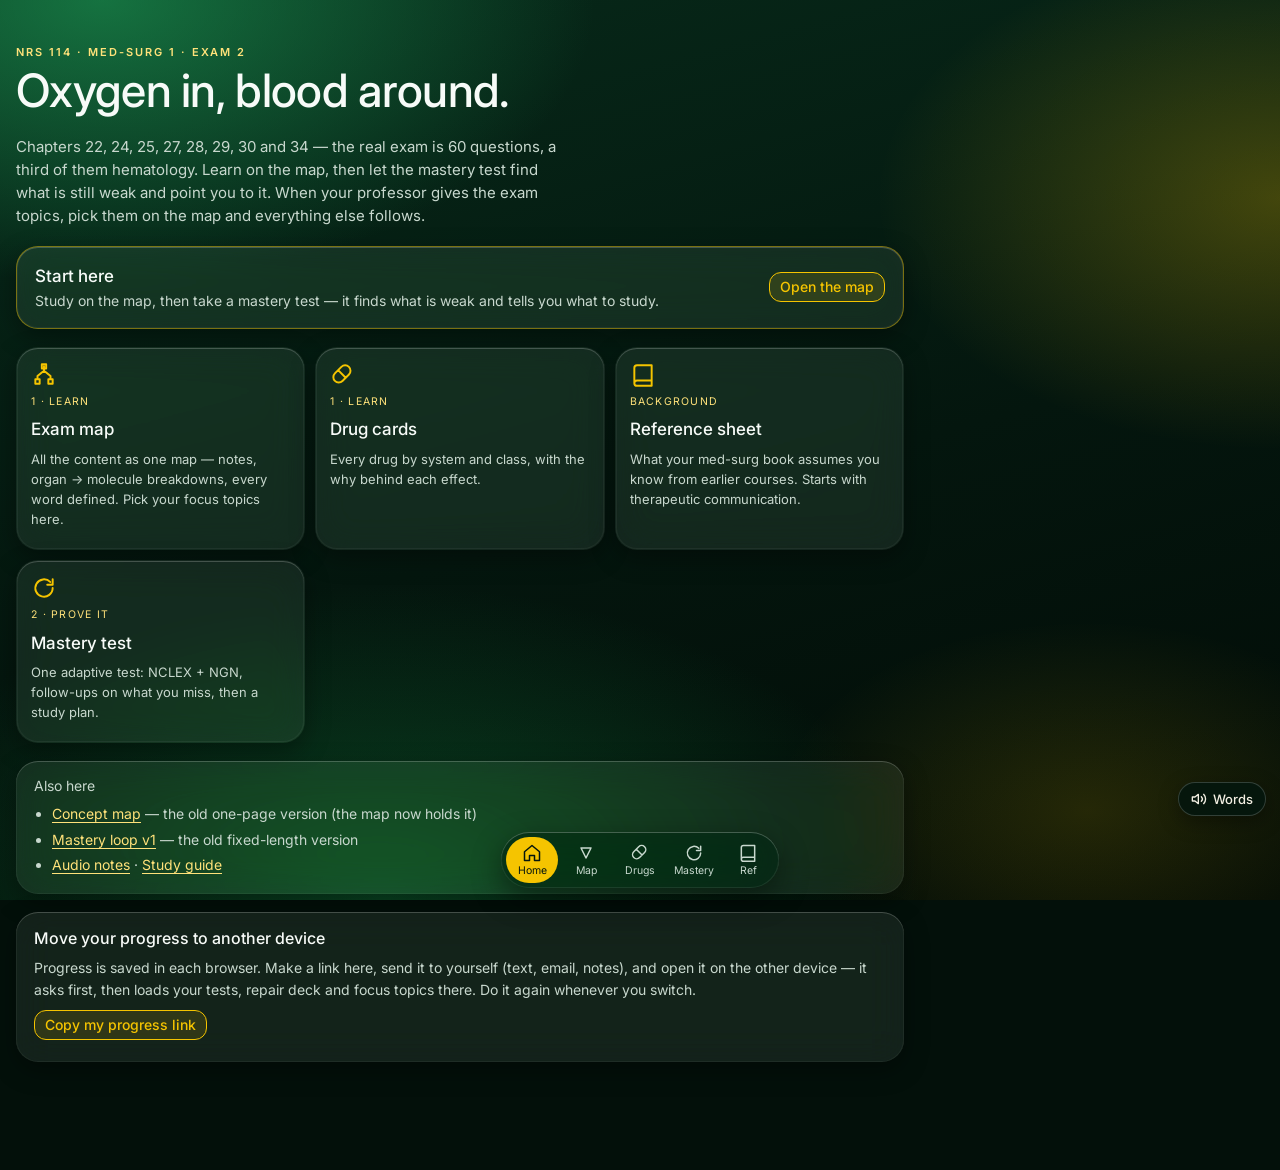
<file: index.html>
<!DOCTYPE html>
<html lang="en">
<head>
<meta charset="utf-8">
<meta name="viewport" content="width=device-width, initial-scale=1, viewport-fit=cover">
<meta name="theme-color" content="#04160e">
<title>Exam 2 Study Hub</title>
<link rel="stylesheet" href="_ds/nocturne-35f0a9b3-313f-4c7b-8efd-c00cd545fa18/styles.css?v=202610022000">
<style>
  main { max-width: 920px; padding: clamp(20px, 4vw, 44px) 16px 24px; display: flex; flex-direction: column; gap: 18px; }
  .kicker { font-size: 11px; font-weight: 600; letter-spacing: .18em; text-transform: uppercase; color: var(--color-accent-300); }
  h1 { font-size: clamp(30px, 6vw, 46px); margin: 4px 0 0; }
  .lead { color: var(--color-neutral-300); max-width: 62ch; margin: 0; }
  .glass { border-radius: var(--radius-lg); background: var(--color-surface); -webkit-backdrop-filter: var(--glass-blur); backdrop-filter: var(--glass-blur); box-shadow: var(--shadow-md); }
  .next { padding: 16px 18px; display: flex; flex-wrap: wrap; gap: 12px 16px; align-items: center; border: 1px solid var(--color-accent-700); }
  .next b { display: block; font-weight: 500; font-size: 17px; }
  .next span { color: var(--color-neutral-300); font-size: 14px; }
  .next .go { margin-left: auto; }
  .tiles { display: grid; grid-template-columns: repeat(auto-fill, minmax(min(100%, 260px), 1fr)); gap: 10px; }
  @media (max-width: 560px) { .tiles { grid-template-columns: 1fr 1fr; } .tile p { display: none; } .tile.wide { grid-column: 1 / -1; } }
  .tile { display: flex; flex-direction: column; gap: 6px; padding: 14px; text-decoration: none; color: var(--color-text); border: 1px solid transparent; transition: border-color .15s, transform .15s; }
  .tile:hover { border-color: var(--color-accent-700); transform: translateY(-1px); }
  .tile svg { width: 26px; height: 26px; color: var(--color-accent); }
  .tile .step { font-size: 10.5px; letter-spacing: .12em; text-transform: uppercase; color: var(--color-accent-300); }
  .tile b { font-weight: 500; font-size: 17px; }
  .tile p { margin: 0; font-size: 13px; color: var(--color-neutral-300); }
  .tile em { font-style: normal; font-size: 12px; color: var(--color-accent-200); }
  .more { padding: 14px 18px; font-size: 14px; color: var(--color-neutral-300); }
  .more a { color: var(--color-accent-300); }
  .more ul { margin: 6px 0 0; padding-left: 18px; }
  .more li { margin-bottom: 4px; }
</style>
</head>
<body>
<main>
  <div>
    <div class="kicker">NRS 114 · Med-Surg 1 · Exam 2</div>
    <h1>Oxygen in, blood around.</h1>
  </div>
  <p class="lead">Chapters 22, 24, 25, 27, 28, 29, 30 and 34 — the real exam is 60 questions, a third of them hematology. Learn on the map, then let the mastery test find what is still weak and point you to it. When your professor gives the exam topics, pick them on the map and everything else follows.</p>

  <div class="glass next" id="next">
    <div><b id="next-title">Start here</b><span id="next-body">Study on the map, then take the diagnostic pre-test.</span></div>
    <a class="btn btn-primary go" id="next-go" href="Exam 2 Map.html">Open the map</a>
  </div>

  <div class="tiles">
    <a class="glass tile" href="Exam 2 Map.html"><svg viewBox="0 0 24 24" fill="none" stroke="currentColor" stroke-width="1.8" stroke-linecap="round" stroke-linejoin="round"><path d="M12 4v4M12 8 6 13M12 8l6 5M6 13v3M18 13v3M4 16h4v4H4zM16 16h4v4h-4zM10 2h4v4h-4z"/></svg><span class="step">1 · Learn</span><b>Exam map</b><p>All the content as one map — notes, organ → molecule breakdowns, every word defined. Pick your focus topics here.</p><em id="focus-status"></em></a>
    <a class="glass tile" href="Exam 2 Drug Cards.dc.html"><svg viewBox="0 0 24 24" fill="none" stroke="currentColor" stroke-width="1.8" stroke-linecap="round" stroke-linejoin="round"><path d="M10.5 4.5a4.95 4.95 0 0 1 7 7l-6 6a4.95 4.95 0 0 1-7-7Zm-3 3 7 7"/></svg><span class="step">1 · Learn</span><b>Drug cards</b><p>Every drug by system and class, with the why behind each effect.</p></a>
    <a class="glass tile" href="Reference Sheet.html"><svg viewBox="0 0 24 24" fill="none" stroke="currentColor" stroke-width="1.8" stroke-linecap="round" stroke-linejoin="round"><path d="M4 19.5A2.5 2.5 0 0 1 6.5 17H20V3H6.5A2.5 2.5 0 0 0 4 5.5v14ZM4 19.5A2.5 2.5 0 0 0 6.5 22H20v-5"/></svg><span class="step">Background</span><b>Reference sheet</b><p>What your med-surg book assumes you know from earlier courses. Starts with therapeutic communication.</p></a>
    <a class="glass tile wide" href="Exam 2 Mastery Loop.dc.html"><svg viewBox="0 0 24 24" fill="none" stroke="currentColor" stroke-width="1.8" stroke-linecap="round" stroke-linejoin="round"><path d="M20 12a8 8 0 1 1-2.3-5.6M20 4v5h-5"/></svg><span class="step">2 · Prove it</span><b>Mastery test</b><p>One adaptive test: NCLEX + NGN, follow-ups on what you miss, then a study plan.</p><em id="mastery-status"></em></a>
  </div>

  <div class="glass more">
    Also here
    <ul>
      <li><a href="Exam 2 Concept Map.dc.html">Concept map</a> — the old one-page version (the map now holds it)</li>
      <li><a href="Exam 2 Mastery Loop v1.dc.html">Mastery loop v1</a> — the old fixed-length version</li>
      <li><a href="notes/Exam 2 Audio Notes.txt">Audio notes</a> · <a href="notes/NRS 114 Exam 2 Study Guide.docx">Study guide</a></li>
    </ul>
  </div>

  <div class="glass more" id="sync">
    <b style="display:block;font-weight:500;font-size:16px;color:var(--color-text)">Move your progress to another device</b>
    <p style="margin:6px 0 10px">Progress is saved in each browser. Make a link here, send it to yourself (text, email, notes), and open it on the other device — it asks first, then loads your tests, repair deck and focus topics there. Do it again whenever you switch.</p>
    <button class="btn btn-primary" id="sync-btn" type="button">Copy my progress link</button>
    <p id="sync-msg" style="margin:8px 0 0;font-size:13px;color:var(--color-accent-200)" aria-live="polite"></p>
  </div>
</main>
<script>
// "Pick up where you left off": reads the progress the study pages save.
(function () {
  function read(k) { try { return JSON.parse(localStorage.getItem(k) || 'null'); } catch (e) { return null; } }
  var M = read('e2-mastery-v3');
  var title = 'Start here', body = 'Study on the map, then take a mastery test — it finds what is weak and tells you what to study.', label = 'Open the map', href = 'Exam 2 Map.html', status = '';
  var focus = read('e2-focus');
  if (focus && focus.ids && focus.ids.length) document.getElementById('focus-status').textContent = 'Focus: ' + focus.name + ' · ' + focus.ids.length + ' topics';
  if (M && M.test) { title = 'Finish your test'; body = 'You stopped at question ' + M.test.items.length + '.'; label = 'Resume'; href = 'Exam 2 Mastery Loop.dc.html'; status = 'Test in progress'; }
  else if (M && M.report) {
    var R = M.report, miss = (R.recs || []).filter(function (r) { return r.e < 1; }).length;
    title = 'Last test: ' + R.pct + '%'; body = miss ? miss + ' things to work on — your report says what to study first, then retest.' : 'Nothing missed — take another test to confirm it holds.';
    label = 'See your report'; href = 'Exam 2 Mastery Loop.dc.html'; status = 'Last: ' + R.pct + '%';
  }
  document.getElementById('next-title').textContent = title;
  document.getElementById('next-body').textContent = body;
  var go = document.getElementById('next-go'); go.textContent = label; go.href = href;
  if (status) document.getElementById('mastery-status').textContent = status;
})();
</script>
<script src="nav.js?v=202610100300"></script>
<script src="say.js?v=202610100300"></script>
<script>
(function () {
  // The link is built when the page loads, so a tap can share or copy it right away (phones only allow that inside the tap).
  var btn = document.getElementById('sync-btn'), msg = document.getElementById('sync-msg'), url = null;
  if (window.E2Sync) window.E2Sync.makeLink().then(function (u) { url = u; });
  function done(how) { msg.textContent = how + ' Open it on your other device. It’s a snapshot — make a new one after you study more.'; }
  function fallback() { window.prompt('Copy this link:', url); done('Link ready.'); }
  btn.addEventListener('click', function () {
    if (!url) { msg.textContent = 'Still preparing the link — tap again in a second.'; return; }
    if (navigator.share) { navigator.share({ title: 'My Exam 2 progress', url: url }).then(function () { done('Shared.'); }, function (e) { if (!e || e.name !== 'AbortError') fallback(); }); return; }
    if (navigator.clipboard && navigator.clipboard.writeText) navigator.clipboard.writeText(url).then(function () { done('Link copied.'); }, fallback);
    else fallback();
  });
})();
</script>
</body>
</html>
</file>
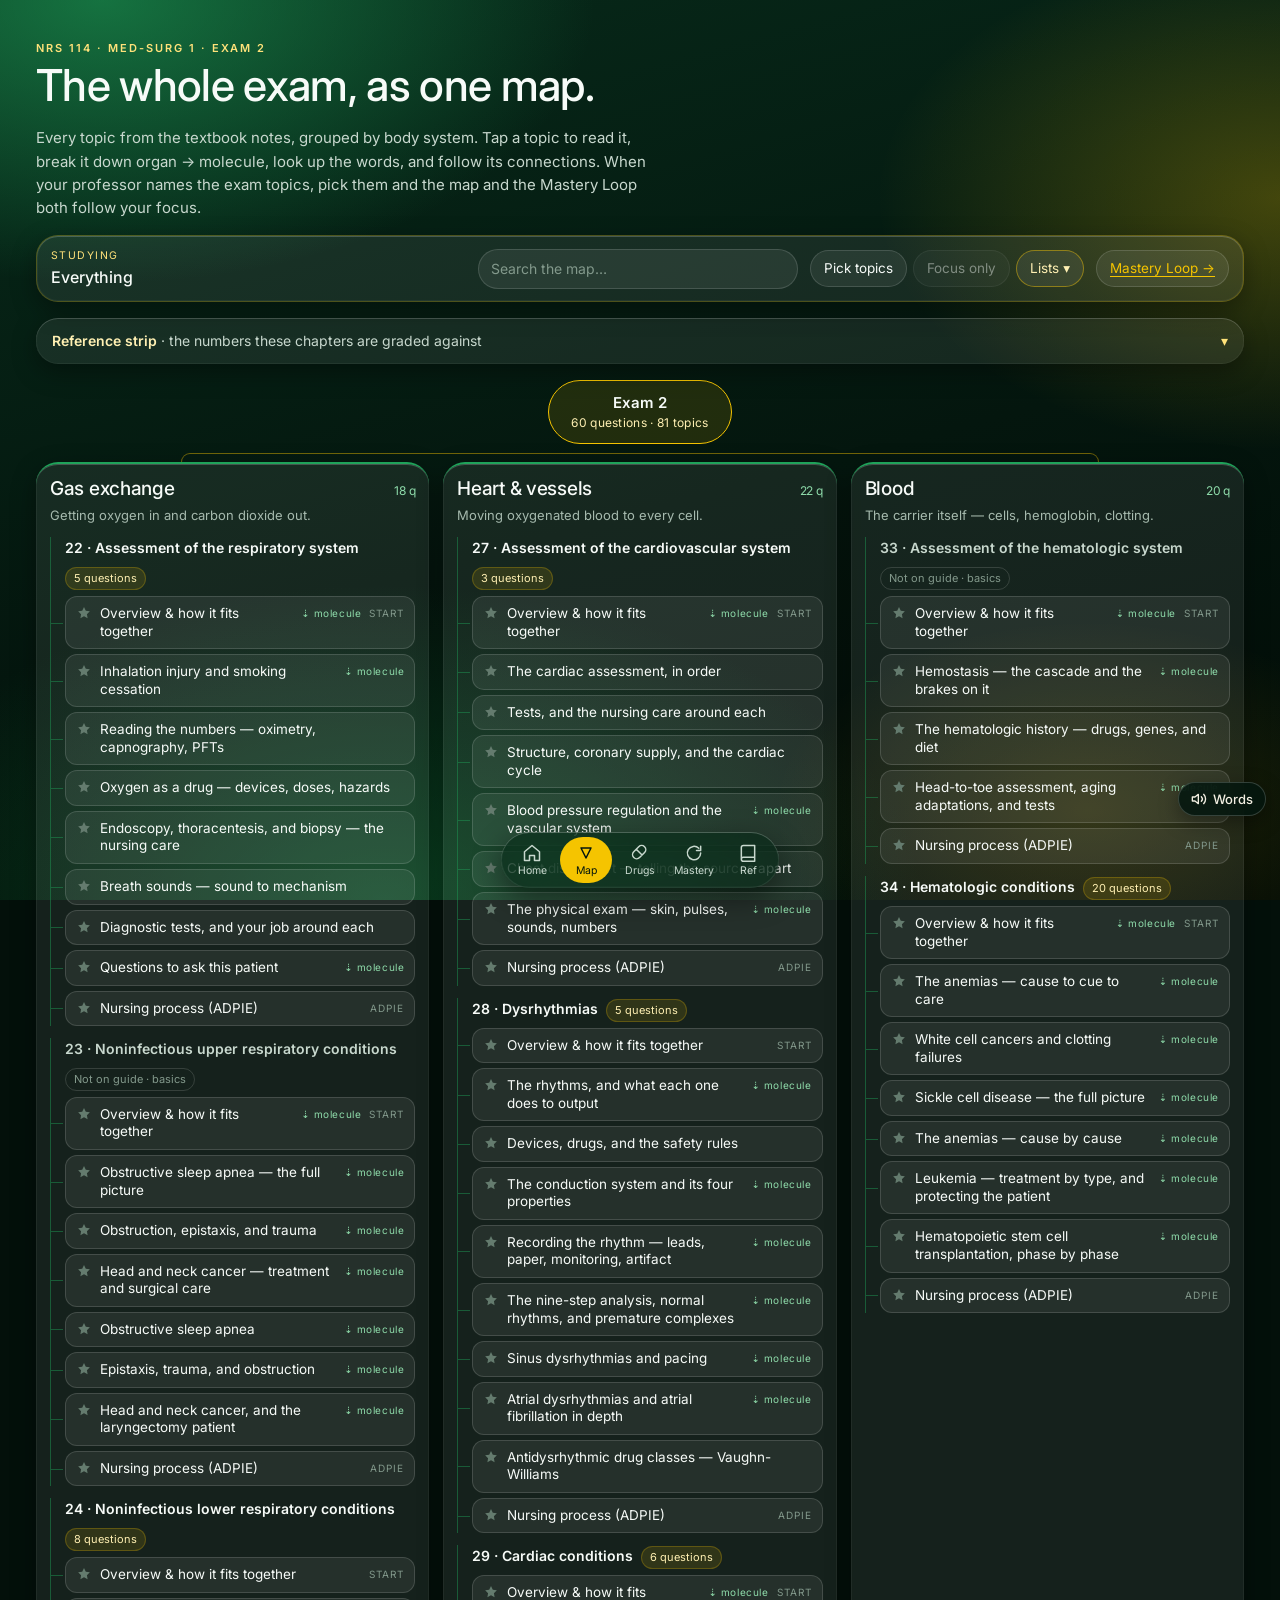
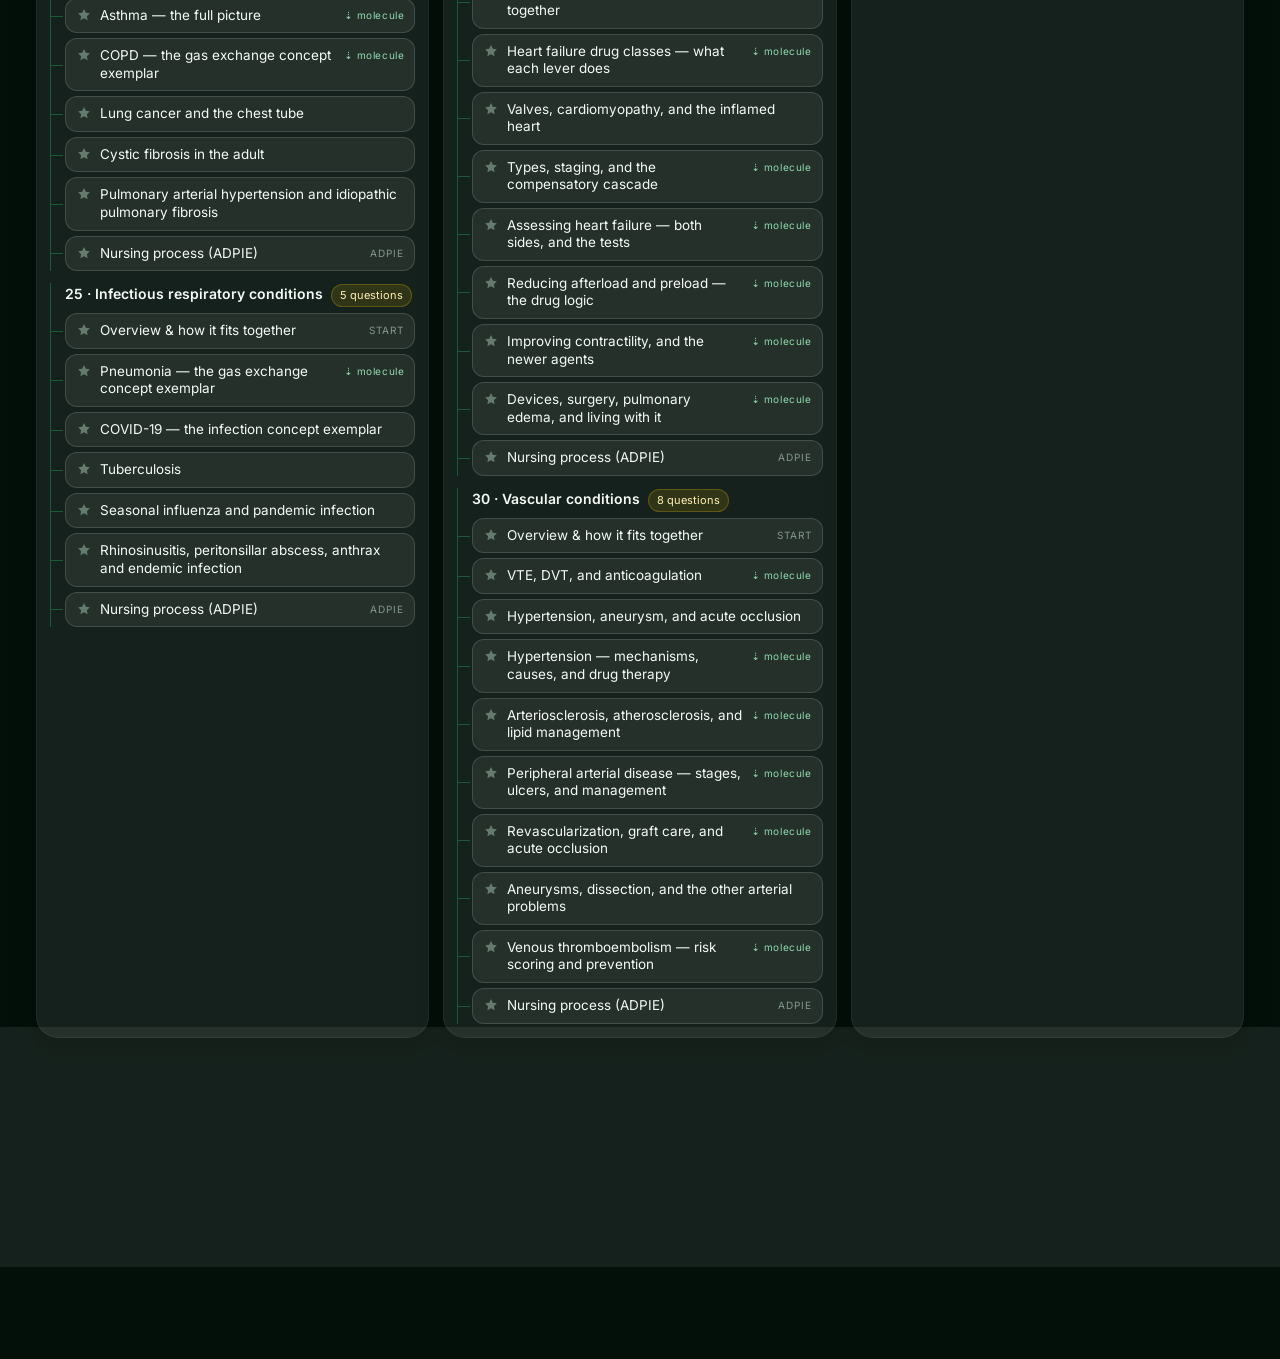
<file: Exam 2 Map.html>
<!DOCTYPE html>
<html lang="en">
<head>
<meta charset="utf-8">
<meta name="viewport" content="width=device-width, initial-scale=1, viewport-fit=cover">
<meta name="theme-color" content="#04160e">
<title>Exam 2 Map</title>
<link rel="stylesheet" href="_ds/nocturne-35f0a9b3-313f-4c7b-8efd-c00cd545fa18/styles.css?v=202610021900">
<style>
  body { padding-bottom: 96px; }
  body.weak-mode main > :not(#weak) { display: none !important; }
  #weak { display: flex; flex-direction: column; gap: 18px; }
  #weak .wk-head h1 { margin: 2px 0 6px; }
  #weak .wk-toc { display: flex; flex-wrap: wrap; gap: 6px; }
  #weak .wk-toc a { padding: 6px 12px; border-radius: 999px; border: 1px solid var(--color-divider); background: var(--color-neutral-900); color: inherit; text-decoration: none; font-size: 13.5px; }
  #weak .wk-topic { padding: 16px; display: flex; flex-direction: column; gap: 14px; scroll-margin-top: 12px; border-top: 3px solid var(--color-accent-2-500); }
  #weak .wk-topic > h2 { margin: 0; font-size: clamp(21px, 4.5vw, 28px); }
  #weak .wk-stat { font-size: 13px; color: var(--color-neutral-400); margin-top: -8px; }
  #weak .wk-sec { font-size: 11.5px; font-weight: 600; letter-spacing: .16em; text-transform: uppercase; color: var(--color-accent-300); margin: 6px 0 -4px; padding-top: 10px; border-top: 1px solid var(--color-divider); }
  #weak .wk-miss { padding: 12px 14px; border-radius: 12px; background: var(--color-neutral-900); border: 1px solid var(--color-divider); display: grid; grid-template-columns: 78px minmax(0, 1fr); gap: 5px 12px; font-size: 14px; }
  #weak .wk-miss .q { grid-column: 1 / -1; font-size: 15px; color: var(--color-neutral-100); margin-bottom: 4px; }
  #weak .wk-miss > span:nth-child(even) { color: var(--color-neutral-400); font-size: 12.5px; }
  #weak .wk-miss .ok { color: var(--color-accent-200); white-space: pre-line; }
  #weak .wk-miss .yours { white-space: pre-line; }
  #weak .wk-miss .rule { color: var(--color-accent-100); }
  #weak .wk-drug { padding: 14px; border-radius: 12px; background: var(--color-neutral-900); border: 1px solid var(--color-divider); display: flex; flex-direction: column; gap: 8px; font-size: 14.5px; }
  #weak .wk-drug h3 { margin: 0; font-size: 18px; }
  #weak .wk-drug .cls { font-size: 13px; color: var(--color-neutral-400); margin-top: -6px; }
  #weak .wk-drug dl { display: grid; grid-template-columns: 112px minmax(0, 1fr); gap: 6px 12px; margin: 0; }
  #weak .wk-drug dt { font-size: 12px; color: var(--color-accent-300); text-transform: uppercase; letter-spacing: .06em; padding-top: 2px; }
  #weak .wk-drug dd { margin: 0; }
  #weak .wk-drug ol, #weak .wk-drug ul { margin: 0; padding-left: 18px; }
  @media (max-width: 520px) { #weak .wk-drug dl { grid-template-columns: 1fr; } #weak .wk-drug dt { padding-top: 6px; } #weak .wk-miss { grid-template-columns: 1fr; } }
  #weak .wk-words { display: grid; gap: 6px; }
  #weak .wk-words div { padding: 8px 12px; border-radius: 10px; background: var(--color-neutral-900); border: 1px solid var(--color-divider); font-size: 14px; }
  .whylink { display: block; width: 100%; text-align: left; margin: 0 0 12px; padding: 9px 12px; border-radius: 12px; border: 1px solid var(--color-accent-700); background: var(--color-accent-900); color: var(--color-accent-100); cursor: pointer; font: inherit; font-size: 14px; }
  .whylink:hover { border-color: var(--color-accent); }
  .whywrap { display: flex; flex-direction: column; gap: 12px; }
  .whyhint { margin: 0; font-size: 13.5px; color: var(--color-neutral-300); }
  .whycard { padding: 12px 14px; border-radius: 14px; border: 1px solid var(--color-divider); background: var(--color-neutral-900); display: flex; flex-direction: column; gap: 8px; }
  .whycard .says { font-size: 14px; color: var(--color-neutral-200); border-left: 3px solid var(--color-accent-2-500); padding-left: 10px; font-style: italic; }
  .whycard .says span { display: block; font-style: normal; font-size: 10.5px; letter-spacing: .14em; text-transform: uppercase; color: var(--color-accent-2-300); margin-bottom: 2px; }
  .whycard .because { font-size: 15px; line-height: 1.55; }
  .whyfoot { display: flex; flex-wrap: wrap; align-items: center; justify-content: space-between; gap: 8px; }
  .whysrc { font-size: 12px; color: var(--color-neutral-500); }
  mark.why-mark { background: rgba(250, 204, 21, .32); color: inherit; border-radius: 3px; box-shadow: 0 0 0 2px rgba(250, 204, 21, .32); }
  main { max-width: 1240px; margin: 0 auto; padding: clamp(18px, 3.5vw, 40px) 16px 24px; display: flex; flex-direction: column; gap: 16px; }
  .kicker { font-size: 11px; font-weight: 600; letter-spacing: .18em; text-transform: uppercase; color: var(--color-accent-300); }
  h1 { font-size: clamp(28px, 5.5vw, 44px); margin: 4px 0 0; }
  .lead { color: var(--color-neutral-300); max-width: 70ch; margin: 0; }
  .glass { border-radius: var(--radius-lg); background: var(--color-surface); -webkit-backdrop-filter: var(--glass-blur); backdrop-filter: var(--glass-blur); box-shadow: var(--shadow-md); }
  button { font: inherit; color: inherit; }
  .pill { display: inline-flex; align-items: center; gap: 6px; padding: 7px 13px; border-radius: 999px; border: 1px solid var(--color-divider); background: var(--color-neutral-900); cursor: pointer; font-size: 13.5px; white-space: nowrap; }
  .pill:hover { border-color: var(--color-accent-700); }
  .pill[aria-pressed="true"], .pill.on { background: var(--color-accent); border-color: var(--color-accent); color: #04160e; font-weight: 600; }
  .pill.gold { border-color: var(--color-accent-700); color: var(--color-accent-200); }

  /* Focus bar */
  .focusbar { position: relative; top: 8px; z-index: 20; padding: 12px 14px; display: flex; flex-wrap: wrap; gap: 10px 12px; align-items: center; border: 1px solid var(--color-accent-800); }
  @media (min-width: 721px) { .focusbar { position: sticky; } }
  .focusbar .who { display: flex; flex-direction: column; min-width: 0; margin-right: auto; }
  .focusbar .who small { font-size: 10.5px; letter-spacing: .14em; text-transform: uppercase; color: var(--color-accent-300); }
  .focusbar .who b { font-weight: 500; font-size: 16px; overflow: hidden; text-overflow: ellipsis; white-space: nowrap; }
  .focusbar .row { display: flex; flex-wrap: wrap; gap: 6px; align-items: center; }
  .search { flex: 1 1 200px; min-width: 0; max-width: 320px; padding: 8px 12px; border-radius: 999px; border: 1px solid var(--color-divider); background: var(--color-neutral-900); color: var(--color-text); font: inherit; font-size: 14px; }
  .search::placeholder { color: var(--color-neutral-500); }
  .pickhint { width: 100%; font-size: 13px; color: var(--color-accent-200); display: none; }
  body.picking .pickhint { display: block; }

  /* Menu (presets) */
  .menu { position: relative; }
  .menu-list { position: absolute; right: 0; top: calc(100% + 6px); min-width: 250px; padding: 6px; display: none; flex-direction: column; gap: 2px; z-index: 30; border: 1px solid var(--color-divider); background: rgba(6, 30, 18, .92); }
  .menu.open .menu-list { display: flex; }
  .menu-list button { text-align: left; background: none; border: 0; padding: 9px 10px; border-radius: 10px; cursor: pointer; font-size: 14px; display: flex; justify-content: space-between; gap: 10px; }
  .menu-list button:hover { background: var(--color-neutral-800); }
  .menu-list .sep { height: 1px; background: var(--color-divider); margin: 4px 6px; }
  .menu-list .lbl { font-size: 10.5px; letter-spacing: .14em; text-transform: uppercase; color: var(--color-neutral-500); padding: 6px 10px 2px; }
  .menu-list .x { color: var(--color-neutral-500); padding: 0 4px; }

  /* The map: root → systems → chapters → topics */
  .root { align-self: center; padding: 10px 22px; border-radius: 999px; border: 1px solid var(--color-accent); background: var(--color-accent-900); font-weight: 600; letter-spacing: .02em; text-align: center; }
  .root small { display: block; font-weight: 400; font-size: 12px; color: var(--color-accent-200); }
  .systems { display: grid; grid-template-columns: repeat(auto-fit, minmax(min(100%, 340px), 1fr)); gap: 14px; position: relative; }
  .systems::before { content: ""; position: absolute; left: 12%; right: 12%; top: -9px; height: 9px; border: 1px solid var(--color-accent-700); border-bottom: 0; border-radius: 12px 12px 0 0; }
  @media (max-width: 760px) { .systems::before { display: none; } }
  .system { padding: 14px; display: flex; flex-direction: column; gap: 12px; border-top: 2px solid var(--color-accent-2-500); }
  .system h2 { margin: 0; font-size: 19px; font-weight: 500; display: flex; justify-content: space-between; align-items: baseline; gap: 8px; }
  .system h2 span { font-size: 12px; color: var(--color-accent-2-300); font-weight: 400; }
  .system .why { margin: -6px 0 0; font-size: 13px; color: var(--color-neutral-400); }
  .chapter { position: relative; padding-left: 14px; border-left: 1px solid var(--color-accent-2-700); display: flex; flex-direction: column; gap: 6px; }
  .chapter.untested .chhead b { color: var(--color-neutral-300); }
  .chhead { display: flex; align-items: baseline; gap: 8px; flex-wrap: wrap; }
  .chhead b { font-weight: 600; font-size: 14px; }
  .chhead .q { font-size: 11px; padding: 2px 8px; border-radius: 999px; background: var(--color-accent-900); color: var(--color-accent-200); border: 1px solid var(--color-accent-800); }
  .chhead .q.none { background: none; color: var(--color-neutral-500); border-color: var(--color-divider); }
  .chhead .all { margin-left: auto; font-size: 12px; background: none; border: 0; color: var(--color-accent-300); cursor: pointer; display: none; }
  body.picking .chhead .all { display: inline; }
  .chips { display: flex; flex-direction: column; gap: 5px; }
  .chip { position: relative; text-align: left; display: flex; gap: 8px; align-items: flex-start; padding: 8px 10px; border-radius: 12px; border: 1px solid var(--color-divider); background: var(--color-neutral-900); cursor: pointer; font-size: 13.5px; line-height: 1.3; transition: border-color .15s, background .15s, opacity .15s, box-shadow .15s; }
  .chip::before { content: ""; position: absolute; left: -15px; top: 50%; width: 12px; height: 1px; background: var(--color-accent-2-700); }
  .chip:hover { border-color: var(--color-accent-700); }
  .chip .t { flex: 1; }
  .chip .k { font-size: 10px; letter-spacing: .1em; text-transform: uppercase; color: var(--color-neutral-500); white-space: nowrap; padding-top: 2px; }
  .chip .bd { font-size: 10px; letter-spacing: .06em; color: var(--color-accent-2-300); white-space: nowrap; padding-top: 2px; }
  .chip .star { width: 16px; flex: none; color: var(--color-neutral-600); }
  .chip .ms { font-size: 10.5px; white-space: nowrap; padding: 1px 6px; border-radius: 99px; border: 1px solid var(--color-neutral-600); color: var(--color-neutral-300); margin-top: 1px; }
  .chip .ms-weak { border-color: var(--color-accent-500); color: var(--color-accent-100); background: var(--color-accent-900); }
  .chip .ms-strong { border-color: var(--color-neutral-300); color: var(--color-text); }
  .chip.focus { border-color: var(--color-accent); background: var(--color-accent-900); box-shadow: 0 0 18px rgba(245, 196, 0, .22); }
  .chip.focus .star { color: var(--color-accent); }
  body.has-focus .chip:not(.focus) { opacity: .5; }
  body.has-focus .chip:not(.focus):hover { opacity: .85; }
  body.focus-only .chip:not(.focus), body.focus-only .chapter.empty, body.focus-only .system.empty { display: none; }
  .chip.miss { display: none; }
  .chapter.nomatch, .system.nomatch { display: none; }
  body.picking .chip { border-style: dashed; }
  body.picking .chip.focus { border-style: solid; }

  .mechs { padding: 14px; display: flex; flex-direction: column; gap: 10px; border-top: 2px solid var(--color-accent); }
  .mechs h2 { margin: 0; font-size: 19px; font-weight: 500; }
  .mechs p { margin: -4px 0 0; font-size: 13px; color: var(--color-neutral-400); }
  .mechs .row { display: flex; flex-wrap: wrap; gap: 6px; }
  .mechs .pill small { color: var(--color-neutral-400); font-size: 12px; }
  .mechs .pill { white-space: normal; text-align: left; }

  /* Panel: side drawer on desktop, bottom sheet on phones */
  .scrim { position: fixed; inset: 0; background: rgba(0, 0, 0, .45); z-index: 40; opacity: 0; pointer-events: none; transition: opacity .3s ease; }
  .panel { position: fixed; z-index: 41; top: 10px; right: 10px; bottom: 10px; width: min(640px, calc(100vw - 20px)); display: flex; flex-direction: column; border: 1px solid var(--color-divider); background: rgba(5, 26, 16, .86); transform: translateX(105%); transition: transform .34s cubic-bezier(.22, .8, .24, 1), visibility 0s .34s; visibility: hidden; will-change: transform; contain: layout paint; }
  body.panel-open .scrim { opacity: 1; pointer-events: auto; }
  body.panel-open .panel { transform: none; visibility: visible; transition: transform .34s cubic-bezier(.22, .8, .24, 1), visibility 0s; }
  body.panel-open { overflow: hidden; }
  .pbody > * { animation: e2fade .22s ease both; }
  @keyframes e2fade { from { opacity: 0; transform: translateY(6px); } to { opacity: 1; transform: none; } }
  main { animation: e2fade .3s ease both; }
  @media (prefers-reduced-motion: reduce) { .panel, .scrim, body.panel-open .panel { transition: none; } .pbody > *, main { animation: none; } }
  .hub-tabs { transition: opacity .2s ease, transform .2s ease; }
  body.panel-open .hub-tabs { opacity: 0; transform: translate(-50%, 12px); pointer-events: none; }
  @media (max-width: 720px) {
    .panel { top: auto; left: 0; right: 0; bottom: 0; width: 100%; height: 90vh; border-radius: 22px 22px 0 0; transform: translateY(105%); }
  }
  .phead { padding: 14px 16px 0; display: flex; flex-direction: column; gap: 8px; }
  .phead .top { display: flex; gap: 8px; align-items: flex-start; }
  .phead .meta { font-size: 11px; letter-spacing: .14em; text-transform: uppercase; color: var(--color-accent-300); }
  .phead h3 { margin: 2px 0 0; font-size: 21px; font-weight: 500; line-height: 1.2; }
  .phead .grow { flex: 1; min-width: 0; }
  .iconbtn { flex: none; width: 36px; height: 36px; border-radius: 50%; border: 1px solid var(--color-divider); background: var(--color-neutral-900); cursor: pointer; display: grid; place-items: center; }
  .tabs { display: flex; gap: 4px; overflow-x: auto; padding-bottom: 10px; border-bottom: 1px solid var(--color-divider); }
  .tabs button { background: none; border: 0; padding: 7px 12px; border-radius: 999px; cursor: pointer; font-size: 14px; color: var(--color-neutral-300); white-space: nowrap; }
  .tabs button[aria-selected="true"] { background: var(--color-neutral-800); color: var(--color-text); }
  .tabs button[hidden] { display: none; }
  .pbody { flex: 1; overflow-y: auto; padding: 16px; -webkit-overflow-scrolling: touch; overscroll-behavior: contain; }
  .pbody .notes, #weak .notes { display: flex; flex-direction: column; gap: var(--space-6); }
  .pfoot { padding: 10px 16px; border-top: 1px solid var(--color-divider); display: flex; gap: 8px; justify-content: space-between; }

  .gw { border-bottom: 1px dotted var(--color-accent-400); cursor: help; }
  .pop { position: fixed; z-index: 60; max-width: min(340px, calc(100vw - 24px)); padding: 12px 14px; font-size: 14px; line-height: 1.45; border: 1px solid var(--color-accent-700); background: rgba(5, 26, 16, .95); display: none; }
  .pop b { display: block; color: var(--color-accent-200); margin-bottom: 4px; font-weight: 600; }

  /* Breakdown */
  .bdbar { display: flex; flex-wrap: wrap; gap: 8px; align-items: center; }
  .seg2 { display: inline-flex; padding: 3px; border-radius: 999px; background: var(--color-neutral-900); border: 1px solid var(--color-divider); }
  .seg2 button { border: 0; background: none; padding: 6px 14px; border-radius: 999px; cursor: pointer; font-size: 13.5px; color: var(--color-neutral-300); }
  .seg2 button[aria-pressed="true"] { background: var(--color-accent); color: #04160e; font-weight: 600; }
  .bdhint { margin: 8px 0 14px; font-size: 12.5px; color: var(--color-neutral-400); }
  .hook { padding: 14px 16px; border-radius: 16px; border: 1px solid var(--color-accent-700); background: linear-gradient(135deg, var(--color-accent-900), transparent); }
  .hook small { font-size: 10.5px; letter-spacing: .16em; text-transform: uppercase; color: var(--color-accent-300); }
  .hook p { margin: 4px 0 0; font-size: 19px; line-height: 1.35; font-weight: 500; }
  details > summary { list-style: none; cursor: pointer; }
  details > summary::-webkit-details-marker { display: none; }
  .more > summary { display: inline-flex; align-items: center; gap: 6px; margin-top: 8px; font-size: 13px; color: var(--color-accent-300); }
  .more > summary::before { content: "▸"; transition: transform .15s; }
  .more[open] > summary::before { transform: rotate(90deg); }
  .full { margin-top: 8px; font-size: 14.5px; line-height: 1.5; color: var(--color-neutral-200); display: flex; flex-direction: column; gap: 4px; }
  .ln b { color: var(--color-text); font-weight: 600; }
  .ar { font-style: normal; color: var(--color-accent); padding: 0 1px; }
  .up { font-style: normal; color: #7fe3a5; font-weight: 700; } .dn { font-style: normal; color: #ffab9c; font-weight: 700; }
  .ladder { position: relative; display: flex; flex-direction: column; gap: 6px; margin-bottom: 4px; }
  .ladder::before { content: ""; position: absolute; left: 15px; top: 18px; bottom: 18px; width: 2px; background: linear-gradient(var(--color-accent-2-500), var(--color-accent)); opacity: .5; }
  .rung { position: relative; border-radius: 12px; border: 1px solid var(--color-divider); background: var(--color-neutral-900); padding: 10px 12px 10px 38px; }
  .rung[open] { border-color: var(--color-accent-2-700); }
  .rung > summary { display: flex; flex-direction: column; gap: 1px; }
  .rung .dot { position: absolute; left: 9px; top: 13px; width: 14px; height: 14px; border-radius: 50%; background: var(--color-accent-2-500); box-shadow: 0 0 0 3px rgba(4, 22, 14, .9); }
  .rung.lv2 .dot { width: 11px; height: 11px; left: 10.5px; top: 14.5px; } .rung.lv3 .dot { width: 8px; height: 8px; left: 12px; top: 16px; background: var(--color-accent-400); } .rung.lv4 .dot { width: 5px; height: 5px; left: 13.5px; top: 17.5px; background: var(--color-accent); }
  .rung .lv { font-size: 10.5px; letter-spacing: .14em; text-transform: uppercase; color: var(--color-accent-2-300); }
  .rung .key { font-size: 15.5px; font-weight: 500; }
  .rung > summary::after { content: "tap for detail"; font-size: 11px; color: var(--color-neutral-500); }
  .rung[open] > summary::after { content: none; }
  .sec { margin: 22px 0 8px; font-size: 11px; letter-spacing: .14em; text-transform: uppercase; color: var(--color-accent-300); }
  .chain { display: flex; flex-wrap: wrap; align-items: center; gap: 4px; margin-bottom: 8px; font-size: 13.5px; }
  .chain > span { padding: 4px 9px; border-radius: 8px; background: var(--color-neutral-900); border: 1px solid var(--color-divider); }
  .chain > span:first-child { border-color: var(--color-accent-2-700); }
  .chain > span:last-child { border-color: var(--color-accent-700); color: var(--color-accent-100); }
  .chain i { font-style: normal; color: var(--color-accent); }
  .tiles2 { display: grid; grid-template-columns: repeat(auto-fit, minmax(230px, 1fr)); gap: 8px; }
  .tile { padding: 12px; border-radius: 14px; background: var(--color-neutral-900); border: 1px solid var(--color-divider); font-size: 14px; }
  .tile .th { display: flex; align-items: center; gap: 7px; font-weight: 600; font-size: 13px; color: var(--color-accent-200); margin-bottom: 6px; }
  .tile .th svg { width: 16px; height: 16px; } .tile .th span { margin-left: auto; font-weight: 400; font-size: 11.5px; color: var(--color-neutral-500); }
  .tile ul { margin: 0; padding-left: 16px; } .tile li { margin-bottom: 5px; line-height: 1.4; } .tile li::marker { color: var(--color-accent-2-400); }
  .tile .more ul { margin-top: 6px; }
  .med { border-radius: 12px; background: var(--color-neutral-900); border: 1px solid var(--color-divider); margin-bottom: 6px; padding: 10px 12px; font-size: 14px; }
  .med > summary { display: flex; flex-direction: column; gap: 2px; }
  .med > summary b { color: var(--color-accent-200); font-weight: 600; }
  .med > summary span { color: var(--color-neutral-200); }
  .mrow { display: grid; grid-template-columns: 64px 1fr; gap: 8px; margin-top: 8px; color: var(--color-neutral-300); }
  .mrow > span { font-size: 10.5px; letter-spacing: .1em; text-transform: uppercase; color: var(--color-accent-2-300); padding-top: 3px; }
  .mrow.watch > span { color: #ffab9c; }
  .flag { margin-top: 10px; padding: 10px 14px; border-radius: 12px; border: 1px solid rgba(255, 110, 90, .5); background: rgba(255, 90, 70, .1); font-size: 14.5px; }
  .flag::before { content: "Red flag"; display: block; font-size: 10.5px; letter-spacing: .14em; text-transform: uppercase; font-weight: 600; color: #ff9b8a; margin-bottom: 2px; }
  .tbl > summary { padding: 9px 12px; border-radius: 12px; border: 1px solid var(--color-divider); background: var(--color-neutral-900); color: var(--color-accent-200); margin-top: 10px; }
  .bd table { width: 100%; border-collapse: collapse; font-size: 13px; margin: 8px 0 10px; }
  .bd th, .bd td { text-align: left; padding: 6px 8px; border-bottom: 1px solid var(--color-divider); vertical-align: top; }
  .bd th { color: var(--color-accent-200); font-weight: 600; }
  .tablewrap { overflow-x: auto; }
  /* Reference strip */
  .refstrip { padding: 0; }
  .refstrip > summary { list-style: none; cursor: pointer; display: flex; justify-content: space-between; gap: 10px; padding: 12px 16px; font-size: 14px; color: var(--color-neutral-300); }
  .refstrip > summary::-webkit-details-marker { display: none; }
  .refstrip > summary b { color: var(--color-accent-200); font-weight: 600; }
  .refstrip .chev { transition: transform .15s; color: var(--color-accent-300); }
  .refstrip[open] .chev { transform: rotate(180deg); }
  .refgrid { display: grid; grid-template-columns: repeat(auto-fit, minmax(min(100%, 330px), 1fr)); gap: 10px; padding: 0 12px 12px; }
  .refgrid section { padding: 12px; border-radius: 14px; background: var(--color-neutral-900); border: 1px solid var(--color-divider); }
  .refgrid h3 { margin: 0 0 8px; font-size: 12px; letter-spacing: .12em; text-transform: uppercase; color: var(--color-accent-300); font-weight: 600; }
  .refgrid dl { margin: 0; display: grid; grid-template-columns: max-content 1fr; gap: 4px 12px; font-size: 13.5px; }
  .refgrid dt { color: var(--color-accent-2-300); font-weight: 600; }
  .refgrid dd { margin: 0; color: var(--color-neutral-200); }
  .refgrid .why { margin: 10px 0 0; padding-top: 8px; border-top: 1px dashed var(--color-divider); font-size: 13px; color: var(--color-neutral-300); }
  .refgrid .why b { color: var(--color-accent-100); }
  @media (max-width: 420px) { .refgrid dl { grid-template-columns: 1fr; gap: 0; } .refgrid dd { margin-bottom: 6px; } }
  /* Short notes */
  .sn { padding: 10px 12px; border-radius: 12px; background: var(--color-neutral-900); border: 1px solid var(--color-divider); font-size: 15px; color: var(--color-neutral-200); }
  .sn-h { font-weight: 600; color: var(--color-text); font-size: 15px; margin-bottom: 4px; }
  .sn ul { margin: 0; padding-left: 18px; display: flex; flex-direction: column; gap: 4px; line-height: 1.42; }
  .sn li::marker { color: var(--color-accent-2-400); }
  .sn li b { color: var(--color-accent-100); font-weight: 600; }
  .pics { display: flex; gap: 10px; overflow-x: auto; padding: 2px 0 8px; margin: 0 0 16px; scroll-snap-type: x mandatory; -webkit-overflow-scrolling: touch; }
  .pic { flex: 0 0 auto; width: min(80%, 300px); margin: 0; scroll-snap-align: start; border: 1px solid var(--color-divider); border-radius: 12px; overflow: hidden; background: var(--color-neutral-900); cursor: zoom-in; }
  .pics.one .pic { width: 100%; }
  .pic img { display: block; width: 100%; height: 190px; object-fit: contain; background: #f6f3ea; }
  .pic figcaption { padding: 8px 10px 9px; font-size: 13.5px; line-height: 1.35; color: var(--color-neutral-100); }
  .pic small { display: block; margin-top: 3px; font-size: 10.5px; color: var(--color-neutral-500); }
  .pics-h { font-size: 11px; letter-spacing: .14em; text-transform: uppercase; color: var(--color-accent-300); margin: 0 0 6px; }
  .vids { display: flex; flex-direction: column; gap: 10px; margin: 0 0 18px; }
  .vid { border: 1px solid var(--color-divider); border-radius: 12px; overflow: hidden; background: var(--color-neutral-900); }
  .vid-frame { position: relative; aspect-ratio: 16 / 9; background: #000; cursor: pointer; }
  .vid-frame img, .vid-frame iframe { position: absolute; inset: 0; width: 100%; height: 100%; border: 0; object-fit: cover; }
  .vid-frame .play { position: absolute; left: 50%; top: 50%; width: 58px; height: 40px; margin: -20px 0 0 -29px; border-radius: 10px; background: rgba(0,0,0,.72); display: grid; place-items: center; }
  .vid-frame .play::after { content: ""; border-style: solid; border-width: 9px 0 9px 15px; border-color: transparent transparent transparent #fff; margin-left: 3px; }
  .vid-out { position: absolute; inset: 0; display: flex; flex-direction: column; align-items: center; justify-content: center; gap: 4px; padding: 12px; text-align: center; background: rgba(0,0,0,.62); color: #fff; text-decoration: none; }
  .vid-out b { padding: 9px 16px; border-radius: 999px; background: #c4302b; font-size: 15px; }
  .vid-out span { font-size: 12px; color: #ddd; }
  .vid-body { padding: 8px 10px 9px; font-size: 13.5px; line-height: 1.35; color: var(--color-neutral-100); }
  .vid-body b { font-weight: 600; }
  .vid-body span { display: block; color: var(--color-neutral-300); margin-top: 2px; }
  .vid-body a { font-size: 11.5px; color: var(--color-accent-300); }
  .lb { position: fixed; inset: 0; z-index: 400; display: none; flex-direction: column; align-items: center; justify-content: center; gap: 10px; padding: 16px; background: rgba(2, 10, 6, .92); }
  .lb.on { display: flex; }
  .lb img { max-width: 100%; max-height: 76vh; border-radius: 10px; background: #f6f3ea; }
  .lb p { margin: 0; max-width: 760px; text-align: center; font-size: 15px; color: var(--color-neutral-100); }
  .lb small { display: block; margin-top: 4px; font-size: 11.5px; color: var(--color-neutral-400); }
  .lb small a { color: var(--color-accent-300); }
  .lb button { position: absolute; top: 12px; right: 12px; }
  .sn-exam { border-color: var(--color-accent-600); background: var(--color-accent-900); }
  .sn-badge { display: inline-block; font-size: 10px; font-weight: 600; letter-spacing: .12em; text-transform: uppercase; color: var(--color-bg); background: var(--color-accent); padding: 1px 6px; border-radius: 3px; margin-bottom: 4px; }
  .sn-why { border-color: var(--color-accent-700); background: linear-gradient(135deg, var(--color-accent-900), transparent); }
  .sn-why .sn-h { font-size: 10.5px; letter-spacing: .16em; text-transform: uppercase; color: var(--color-accent-300); }
  .sn-full > summary { font-size: 12.5px; }
  .sn-full[open] > div { margin-top: 8px; padding-top: 8px; border-top: 1px dashed var(--color-divider); }
  /* Test me: hide the answers until tapped */
  .quiz .cover:not(.shown) { color: transparent !important; text-shadow: 0 0 9px rgba(255, 255, 255, .55); cursor: pointer; user-select: none; }
  .quiz .cover:not(.shown) .gw { border-bottom-color: transparent; }
  .quiz .cover:not(.shown) i { color: transparent; }
  .quiz .rung > summary::after { content: none; }

  .words { display: flex; flex-direction: column; gap: 8px; }
  .word { padding: 10px 12px; border-radius: 12px; background: var(--color-neutral-900); border: 1px solid var(--color-divider); font-size: 14.5px; line-height: 1.45; }
  .word b { display: block; color: var(--color-accent-200); font-weight: 600; margin-bottom: 2px; }
  .conn { display: flex; flex-direction: column; gap: 6px; }
  .conn button { text-align: left; padding: 10px 12px; border-radius: 12px; background: var(--color-neutral-900); border: 1px solid var(--color-divider); cursor: pointer; display: flex; flex-direction: column; gap: 2px; }
  .conn button:hover { border-color: var(--color-accent-700); }
  .conn button small { color: var(--color-neutral-400); font-size: 12.5px; }
  .conn button .c { font-size: 10.5px; letter-spacing: .12em; text-transform: uppercase; color: var(--color-accent-2-300); }
  .empty-note { color: var(--color-neutral-400); font-size: 14px; }
  .loading { text-align: center; color: var(--color-neutral-400); padding: 40px 0; }
</style>
</head>
<body>
<main>
  <div>
    <div class="kicker">NRS 114 · Med-Surg 1 · Exam 2</div>
    <h1>The whole exam, as one map.</h1>
  </div>
  <p class="lead">Every topic from the textbook notes, grouped by body system. Tap a topic to read it, break it down organ → molecule, look up the words, and follow its connections. When your professor names the exam topics, pick them and the map and the Mastery Loop both follow your focus.</p>

  <div class="glass focusbar" id="focusbar">
    <div class="who"><small>Studying</small><b id="focus-label">Everything</b></div>
    <input class="search" id="search" type="search" placeholder="Search the map…" aria-label="Search the map">
    <div class="row">
      <button class="pill" id="pick" aria-pressed="false">Pick topics</button>
      <button class="pill" id="only" aria-pressed="false">Focus only</button>
      <div class="menu" id="menu">
        <button class="pill gold" id="menu-btn" aria-haspopup="true" aria-expanded="false">Lists ▾</button>
        <div class="menu-list glass" id="menu-list" role="menu"></div>
      </div>
    </div>
    <div class="row" id="practice" hidden>
      <a class="pill" href="Exam 2 Mastery Loop.dc.html">Mastery Loop →</a>
    </div>
    <div class="pickhint">Picking: tap topics to add or remove them. Gold = in your focus. Tap <b>Pick topics</b> again when you're done.</div>
  </div>

  <details class="glass refstrip" id="refstrip">
    <summary><span><b>Reference strip</b> · the numbers these chapters are graded against</span><span class="chev">▾</span></summary>
    <div class="refgrid">
      <section><h3>Gas exchange — ABG and oximetry</h3><dl>
        <dt>pH</dt><dd>7.35–7.45</dd><dt>PaCO₂</dt><dd>35–45 mm Hg — the lung's acid</dd><dt>HCO₃⁻</dt><dd>21–28 mEq/L — the kidney's base</dd>
        <dt>PaO₂</dt><dd>80–100 mm Hg</dd><dt>SaO₂ / SpO₂</dt><dd>95–100%</dd><dt>COPD baseline</dt><dd>may be 88–92% — treat the trend, not the textbook</dd></dl>
        <p class="why"><b>ROME</b>: Respiratory Opposite (pH and CO₂ move opposite ways), Metabolic Equal (pH and HCO₃⁻ move together). Then ask whether the other system has started to compensate.</p></section>
      <section><h3>Cardiac markers and lipids</h3><dl>
        <dt>Troponin I/T</dt><dd>essentially undetectable; rises 3–6 h, peaks ~24 h, stays up 10–14 days</dd><dt>CK-MB</dt><dd>rises 4–6 h, peaks 18 h</dd>
        <dt>BNP</dt><dd>&lt;100 pg/mL — above suggests heart failure</dd><dt>Total cholesterol</dt><dd>&lt;200 mg/dL</dd><dt>LDL · HDL</dt><dd>LDL &lt;130 (&lt;100 with CAD) · HDL &gt;45</dd>
        <dt>Triglycerides</dt><dd>&lt;150 mg/dL</dd><dt>hsCRP, homocysteine</dt><dd>inflammation and risk markers</dd></dl>
        <p class="why">Troponin is specific to dying heart muscle, so it confirms MI — and a new infarct is shown by the <b>trend</b>, not one value.</p></section>
      <section><h3>Hemodynamics and pressures</h3><dl>
        <dt>Cardiac output</dt><dd>4–7 L/min</dd><dt>Cardiac index</dt><dd>2.7–3.2 L/min/m²</dd><dt>Stroke volume</dt><dd>60–130 mL</dd><dt>Ejection fraction</dt><dd>55–70%</dd>
        <dt>MAP</dt><dd>60–70 mm Hg minimum to perfuse organs</dd><dt>Pulse pressure</dt><dd>systolic − diastolic (normal ~30–40)</dd><dt>Orthostatic drop</dt><dd>≥20 systolic or ≥10 diastolic</dd></dl>
        <p class="why"><b>CO = HR × SV</b>; SV is set by preload, afterload, contractility. Name the lever → you know the effect and the side effect.</p></section>
      <section><h3>ECG measurements</h3><dl>
        <dt>Boxes</dt><dd>small 0.04 s · large 0.20 s</dd><dt>P wave</dt><dd>atrial depolarization</dd><dt>PR</dt><dd>0.12–0.20 s</dd><dt>QRS</dt><dd>0.06–0.10 s (ventricular depolarization)</dd>
        <dt>QT</dt><dd>0.32–0.44 s (varies with rate)</dd><dt>ST</dt><dd>isoelectric — elevation or depression = ischemia/injury</dd><dt>Irregular rate</dt><dd>6-second strip × 10</dd></dl>
        <p class="why">Same five questions every strip: rate, regularity, P for every QRS, PR, QRS width. <b>Wide QRS</b> = didn't use the fast pathway (ventricular).</p></section>
      <section><h3>Hematology and clotting</h3><dl>
        <dt>RBC</dt><dd>4.2–5.4 (F) / 4.7–6.1 (M) million/mm³</dd><dt>Hgb</dt><dd>12–16 (F) / 14–18 (M) g/dL</dd><dt>Hct</dt><dd>37–47% (F) / 42–52% (M)</dd>
        <dt>WBC · Platelets</dt><dd>5,000–10,000 · 150,000–400,000/mm³</dd><dt>PT · INR</dt><dd>11–12.5 s · 0.8–1.1 (therapeutic 2–3)</dd><dt>aPTT</dt><dd>30–40 s (therapeutic 1.5–2.5× control)</dd>
        <dt>Also</dt><dd>D-dimer rises with clot breakdown · ferritin, B₁₂, folate for anemia workup</dd></dl>
        <p class="why"><b>INR → warfarin</b> (antidote vitamin K) · <b>aPTT → heparin</b> (antidote protamine). High value = bleeding precautions + the antidote.</p></section>
    </div>
  </details>

  <div id="map"><div class="loading">Loading the map…</div></div>
  <section id="weak" hidden></section>
</main>

<div class="scrim" id="scrim"></div>
<aside class="panel glass" id="panel" role="dialog" aria-modal="true" aria-labelledby="p-title">
  <div class="phead">
    <div class="top">
      <div class="grow"><div class="meta" id="p-meta"></div><h3 id="p-title"></h3></div>
      <button class="iconbtn" id="p-close" aria-label="Close">✕</button>
    </div>
    <div class="row" style="display:flex;gap:6px;flex-wrap:wrap"><button class="pill" id="p-focus"></button></div>
    <div class="tabs" role="tablist" id="p-tabs">
      <button role="tab" data-tab="notes">Notes</button>
      <button role="tab" data-tab="why">Why it works</button>
      <button role="tab" data-tab="breakdown">Organ → molecule</button>
      <button role="tab" data-tab="words">Words</button>
      <button role="tab" data-tab="links">Connections</button>
    </div>
  </div>
  <div class="pbody" id="p-body"></div>
  <div class="pfoot"><button class="pill" id="p-prev">← Previous</button><button class="pill" id="p-next">Next →</button></div>
</aside>
<div class="pop glass" id="pop" role="tooltip"></div>

<script src="data/info-topics.js?v=202610021900"></script>
<script src="data/concept-nodes.js?v=202610022200"></script>
<script src="data/basics.js?v=202610100300"></script>
<script src="data/concept-keys.js?v=202610022200"></script>
<script src="data/notes-short/22.js?v=202610021900"></script>
<script src="data/notes-short/23.js?v=202610021900"></script>
<script src="data/notes-short/24.js?v=202610021900"></script>
<script src="data/notes-short/25.js?v=202610021900"></script>
<script src="data/notes-short/27.js?v=202610021900"></script>
<script src="data/notes-short/28.js?v=202610021900"></script>
<script src="data/notes-short/29.js?v=202610021900"></script>
<script src="data/notes-short/30.js?v=202610021900"></script>
<script src="data/notes-short/33.js?v=202610021900"></script>
<script src="data/notes-short/34.js?v=202610021900"></script>
<script src="data/notes-short/more.js?v=202610021900"></script>
<script src="data/notes-short/adpie.js?v=202610040900"></script>
<script src="data/images.js?v=202610050400"></script>
<script src="data/videos.js?v=202610042100"></script>
<script src="data/glossary.js?v=202610021900"></script>
<script src="focus.js?v=202610022200"></script>
<script>
(function () {
  var TOPICS = window.INFO_TOPICS || [], NODES = window.CONCEPT_NODES || [], GLOSS = window.GLOSSARY || [], F = window.E2Focus;

  // Body systems on the map. A chapter not listed here (e.g. one added for a later exam) lands in "More chapters".
  var SYSTEMS = [
    { name: 'Gas exchange', why: 'Getting oxygen in and carbon dioxide out.', chs: ['22', '23', '24', '25'] },
    { name: 'Heart & vessels', why: 'Moving oxygenated blood to every cell.', chs: ['27', '28', '29', '30'] },
    { name: 'Blood', why: 'The carrier itself — cells, hemoglobin, clotting.', chs: ['33', '34'] }
  ];
  var EXAM_Q = { '22': 5, '24': 8, '25': 5, '27': 3, '28': 5, '29': 6, '30': 8, '34': 20 };

  // Which notes topics each Concept Map breakdown belongs to.
  var NODE_TOPICS = {
    promo: [['22', /smoking cessation/i]], packyr: [['22', /questions to ask/i]], 'resp-age': [['22', /overview/i], ['22', /questions to ask/i]],
    asthma: [['24', /^asthma/i]], copd: [['24', /^COPD/i]], pna: [['25', /^pneumonia/i]],
    'cv-age': [['27', /overview/i], ['27', /physical exam/i]],
    'ecg-r': [['28', /recording the rhythm/i], ['28', /nine-step/i], ['28', /conduction system/i]],
    'ecg-a': [['28', /^the rhythms/i], ['28', /atrial dysrhythmias/i], ['28', /sinus dysrhythmias/i]],
    hf: [['29', /overview/i], ['29', /types, staging/i], ['29', /assessing heart failure/i], ['29', /afterload and preload/i], ['29', /contractility/i], ['29', /devices, surgery/i], ['29', /drug classes/i]],
    htn: [['30', /hypertension — mechanisms/i], ['27', /blood pressure regulation/i]],
    pad: [['30', /peripheral arterial/i], ['30', /revascularization/i], ['30', /arteriosclerosis/i]],
    dvt: [['30', /^VTE/i], ['30', /venous thromboembolism/i]],
    labs: [['33', /head-to-toe/i], ['33', /overview/i], ['34', /overview/i]],
    anemia: [['34', /anemias — cause to cue/i], ['34', /anemias — cause by cause/i]],
    sickle: [['34', /sickle/i]],
    osa: [['23', /sleep apnea/i]], uaw: [['23', /overview/i], ['23', /obstruction|epistaxis/i], ['23', /laryngectomy|head and neck/i]],
    clot: [['33', /hemostasis/i], ['30', /^VTE/i]], leuk: [['34', /^leukemia/i], ['34', /white cell cancers/i], ['34', /stem cell/i]]
  };

  var byId = {}; TOPICS.forEach(function (t) { byId[t.id] = t; });
  var nodeById = {}; NODES.forEach(function (n) { nodeById[n.id] = n; });
  var nodesFor = {}, topicsForNode = {};
  Object.keys(NODE_TOPICS).forEach(function (nid) {
    topicsForNode[nid] = [];
    NODE_TOPICS[nid].forEach(function (r) {
      TOPICS.forEach(function (t) {
        if (t.ch === r[0] && r[1].test(t.title)) { (nodesFor[t.id] = nodesFor[t.id] || []).push(nid); topicsForNode[nid].push(t.id); }
      });
    });
  });
  // Mechanisms point at the topic nodes they explain.
  NODES.filter(function (n) { return n.kind === 'mech'; }).forEach(function (m) {
    var ids = (topicsForNode[m.id] || []).slice(); (m.links || []).filter(function (l) { return NODE_TOPICS[l[0]]; }).forEach(function (l) { (topicsForNode[l[0]] || []).forEach(function (id) { if (ids.indexOf(id) < 0) ids.push(id); }); });
    topicsForNode[m.id] = ids;
  });

  // Plain text of each topic (for search, words and connections), computed once.
  var textOf = {};
  var scratch = document.createElement('div');
  TOPICS.forEach(function (t) { scratch.innerHTML = t.html; textOf[t.id] = (t.title + ' ' + scratch.textContent).replace(/\s+/g, ' '); });

  function esc(s) { return String(s == null ? '' : s).replace(/[&<>"]/g, function (c) { return { '&': '&amp;', '<': '&lt;', '>': '&gt;', '"': '&quot;' }[c]; }); }
  function isAbbr(a) { return /^[A-Z][A-Z0-9₀-₉⁺]{0,3}$/.test(a); }
  function aliasRe(a) {
    var e = a.replace(/[.*+?^${}()|[\]\\]/g, '\\$&');
    return isAbbr(a) ? new RegExp('(^|[^A-Za-z])(' + e + ')(?=[^A-Za-z]|$)') : new RegExp('()(' + e + ')', a === a.toLowerCase() ? 'i' : '');
  }
  var GRE = GLOSS.map(function (g) { return { term: g[0], def: g[2], res: g[1].map(aliasRe) }; });
  function wordsIn(text) { return GRE.filter(function (g) { return g.res.some(function (r) { return r.test(text); }); }); }

  // ---------- Map ----------
  var mapEl = document.getElementById('map');
  function chTitle(ch) { var t = TOPICS.find(function (x) { return x.ch === ch; }); return t ? t.chTitle : ''; }
  function order(ch) { return TOPICS.filter(function (t) { return t.ch === ch; }); }
  function kindLabel(t) { return t.kind === 'overview' ? 'Start' : t.kind === 'adpie' ? 'ADPIE' : (t.tag === 'Foundation' ? 'Base' : ''); }

  // Mastery from the mastery test (all tests so far): weak topics are marked on their chips.
  var MASTERY = {};
  try { MASTERY = ((JSON.parse(localStorage.getItem('e2-mastery-v3') || 'null') || {}).mastery || {}).topics || {}; } catch (e) {}
  function masteryHtml(id) {
    var m = MASTERY[id]; if (!m || m.m == null) return '';
    var pct = Math.round(m.m * 100), lvl = m.m >= 0.85 ? 'strong' : m.m >= 0.6 ? 'ok' : 'weak';
    return '<span class="ms ms-' + lvl + '" title="Mastery test: ' + pct + '% on ' + m.n + ' question' + (m.n > 1 ? 's' : '') + '">' + (lvl === 'weak' ? 'Weak ' : '') + pct + '%</span>';
  }
  function chipHtml(t) {
    var nb = nodesFor[t.id] ? '<span class="bd" title="Has an organ → molecule breakdown">⇣ molecule</span>' : '';
    var k = kindLabel(t);
    return '<button class="chip" data-id="' + t.id + '"><svg class="star" viewBox="0 0 24 24" fill="currentColor" aria-hidden="true"><path d="m12 3 2.7 5.6 6.1.9-4.4 4.3 1 6.1L12 17l-5.4 2.9 1-6.1L3.2 9.5l6.1-.9z"/></svg><span class="t">' + esc(t.title) + '</span>' + masteryHtml(t.id) + nb + (k ? '<span class="k">' + k + '</span>' : '') + '</button>';
  }
  function chapterHtml(ch) {
    var q = EXAM_Q[ch];
    return '<div class="chapter' + (q ? '' : ' untested') + '" data-ch="' + ch + '"><div class="chhead"><b>' + ch + ' · ' + esc(chTitle(ch)) + '</b>' +
      (q ? '<span class="q">' + q + ' questions</span>' : '<span class="q none">Not on guide · basics</span>') +
      '<button class="all" data-ch="' + ch + '">All / none</button></div><div class="chips">' + order(ch).map(chipHtml).join('') + '</div></div>';
  }
  function buildMap() {
    var chs = []; TOPICS.forEach(function (t) { if (chs.indexOf(t.ch) < 0) chs.push(t.ch); });
    var systems = SYSTEMS.map(function (s) { return { name: s.name, why: s.why, chs: s.chs.filter(function (c) { return chs.indexOf(c) >= 0; }) }; });
    var placed = [].concat.apply([], systems.map(function (s) { return s.chs; }));
    var rest = chs.filter(function (c) { return placed.indexOf(c) < 0; });
    if (rest.length) systems.push({ name: 'More chapters', why: '', chs: rest });
    var total = Object.keys(EXAM_Q).reduce(function (a, k) { return a + EXAM_Q[k]; }, 0);
    var mechs = NODES.filter(function (n) { return n.kind === 'mech'; });
    mapEl.innerHTML =
      '<div style="display:flex;flex-direction:column;gap:18px">' +
      '<div class="root">Exam 2<small>' + total + ' questions · ' + TOPICS.length + ' topics</small></div>' +
      '<div class="systems">' + systems.filter(function (s) { return s.chs.length; }).map(function (s) {
        var q = s.chs.reduce(function (a, c) { return a + (EXAM_Q[c] || 0); }, 0);
        return '<section class="glass system"><h2>' + esc(s.name) + '<span>' + (q ? q + ' q' : '') + '</span></h2>' + (s.why ? '<p class="why">' + esc(s.why) + '</p>' : '') + s.chs.map(chapterHtml).join('') + '</section>';
      }).join('') + '</div>' +
      (mechs.length ? '<section class="glass mechs"><h2>Mechanisms that tie it together</h2><p>The same few molecules explain drugs and symptoms across all three systems.</p><div class="row">' +
        mechs.map(function (m) { return '<button class="pill" data-node="' + m.id + '">' + esc(m.name) + (m.short ? ' <small>' + esc(m.short) + '</small>' : '') + '</button>'; }).join('') + '</div></section>' : '') +
      '</div>';
  }

  // ---------- Focus state ----------
  var picking = false, focusOnly = false;
  try { focusOnly = localStorage.getItem('e2-map-only') === '1'; } catch (e) {}
  function refresh() {
    var ids = F.ids(), on = ids.length > 0;
    document.body.classList.toggle('has-focus', on);
    document.body.classList.toggle('focus-only', on && focusOnly);
    document.getElementById('only').setAttribute('aria-pressed', on && focusOnly ? 'true' : 'false');
    document.getElementById('only').disabled = !on;
    document.getElementById('only').style.opacity = on ? '' : '.45';
    document.getElementById('practice').hidden = !on;
    document.getElementById('focus-label').textContent = F.label();
    mapEl.querySelectorAll('.chip').forEach(function (c) { c.classList.toggle('focus', ids.indexOf(c.dataset.id) >= 0); });
    mapEl.querySelectorAll('.chapter').forEach(function (c) { c.classList.toggle('empty', !c.querySelector('.chip.focus')); });
    mapEl.querySelectorAll('.system').forEach(function (s) { s.classList.toggle('empty', !s.querySelector('.chip.focus')); });
    if (current) setFocusBtn();
    buildMenu();
  }

  // ---------- Lists menu ----------
  var menu = document.getElementById('menu'), menuList = document.getElementById('menu-list');
  function buildMenu() {
    var saved = F.saved(), names = Object.keys(saved), v = F.get();
    var h = '<div class="lbl">Ready-made</div>' +
      '<button data-act="guide">Study guide topics <span class="x">' + F.studyGuideIds().length + '</span></button>' +
      '<button data-act="exam">Everything on Exam 2 <span class="x">tested chapters</span></button>' +
      '<button data-act="all">Everything (no focus)</button>';
    if (names.length) h += '<div class="sep"></div><div class="lbl">Your saved lists</div>' + names.map(function (n) {
      return '<button data-act="load" data-name="' + esc(n) + '">' + esc(n) + ' <span class="x" data-act="forget" data-name="' + esc(n) + '" title="Delete list">✕</span></button>';
    }).join('');
    if (v) h += '<div class="sep"></div><button data-act="save">Save this focus as a list…</button>';
    menuList.innerHTML = h;
  }
  document.getElementById('menu-btn').addEventListener('click', function (e) {
    e.stopPropagation(); var open = !menu.classList.contains('open');
    menu.classList.toggle('open', open); this.setAttribute('aria-expanded', open);
  });
  document.addEventListener('click', function () { menu.classList.remove('open'); });
  menuList.addEventListener('click', function (e) {
    var b = e.target.closest('[data-act]'); if (!b) return; e.stopPropagation();
    var act = b.dataset.act, name = b.dataset.name;
    if (act === 'guide') F.set(F.studyGuideIds(), 'Study guide');
    else if (act === 'exam') F.set(TOPICS.filter(function (t) { return EXAM_Q[t.ch]; }).map(function (t) { return t.id; }), 'All Exam 2 chapters');
    else if (act === 'all') F.clear();
    else if (act === 'load') F.load(name);
    else if (act === 'forget') { if (confirm('Delete the list "' + name + '"?')) F.forget(name); refresh(); return; }
    else if (act === 'save') {
      var cur = F.get(), n = prompt('Name this list (e.g. "Exam 2 — professor\'s topics"):', cur && cur.name !== 'My topics' ? cur.name : '');
      if (n && n.trim()) F.save(n.trim());
    }
    menu.classList.remove('open'); refresh();
  });

  document.getElementById('pick').addEventListener('click', function () {
    picking = !picking; document.body.classList.toggle('picking', picking); this.setAttribute('aria-pressed', picking);
    this.textContent = picking ? 'Done picking' : 'Pick topics';
  });
  document.getElementById('only').addEventListener('click', function () {
    focusOnly = !focusOnly; try { localStorage.setItem('e2-map-only', focusOnly ? '1' : '0'); } catch (e) {} refresh();
  });

  // ---------- Search ----------
  document.getElementById('search').addEventListener('input', function () {
    var q = this.value.trim().toLowerCase();
    mapEl.querySelectorAll('.chip').forEach(function (c) { c.classList.toggle('miss', !!q && textOf[c.dataset.id].toLowerCase().indexOf(q) < 0); });
    mapEl.querySelectorAll('.chapter').forEach(function (c) { c.classList.toggle('nomatch', !!q && !c.querySelector('.chip:not(.miss)')); });
    mapEl.querySelectorAll('.system').forEach(function (s) { s.classList.toggle('nomatch', !!q && !s.querySelector('.chip:not(.miss)')); });
  });

  // ---------- Map clicks ----------
  mapEl.addEventListener('click', function (e) {
    var all = e.target.closest('.all');
    if (all) {
      var ids = order(all.dataset.ch).map(function (t) { return t.id; }), cur = F.ids().slice();
      var every = ids.every(function (id) { return cur.indexOf(id) >= 0; });
      cur = cur.filter(function (id) { return ids.indexOf(id) < 0; }); if (!every) cur = cur.concat(ids);
      F.set(cur, (F.get() || {}).name || 'My topics'); refresh(); return;
    }
    var chip = e.target.closest('.chip');
    if (chip) { if (picking) { F.toggle(chip.dataset.id); refresh(); } else openTopic(chip.dataset.id); return; }
    var nb = e.target.closest('[data-node]'); if (nb) openNode(nb.dataset.node);
  });

  // ---------- Panel ----------
  var panel = document.getElementById('panel'), body = document.getElementById('p-body'), tabs = document.getElementById('p-tabs');
  var current = null, tab = 'notes';
  function seq() {
    var v = F.ids(); var list = TOPICS.map(function (t) { return t.id; });
    if (v.length && focusOnly) list = list.filter(function (id) { return v.indexOf(id) >= 0; });
    return list;
  }
  function setFocusBtn() {
    var b = document.getElementById('p-focus');
    if (current.type !== 'topic') { b.hidden = true; return; }
    b.hidden = false; var on = F.has(current.id);
    b.className = 'pill' + (on ? ' on' : ''); b.textContent = on ? '★ In your focus' : '☆ Add to focus';
  }
  var OPEN_MS = 340;
  function isOpen() { return document.body.classList.contains('panel-open'); }
  function show(fromHistory) {
    var hash = '#' + (current.type === 'node' ? 'n-' : '') + current.id;
    if (!fromHistory) {
      // The first open adds a history entry, so the phone's back gesture closes the panel instead of leaving the page.
      try { if (isOpen()) history.replaceState({ panel: 1 }, '', hash); else history.pushState({ panel: 1 }, '', hash); } catch (e) {}
    }
    document.body.classList.add('panel-open');
  }
  function openTopic(id, keepTab) {
    var t = byId[id]; if (!t) return;
    current = { type: 'topic', id: id };
    document.getElementById('p-meta').textContent = 'Chapter ' + t.ch + ' · ' + t.chTitle;
    document.getElementById('p-title').textContent = t.title;
    tabs.querySelector('[data-tab="notes"]').hidden = false;
    tabs.querySelector('[data-tab="breakdown"]').hidden = !nodesFor[id];
    tabs.querySelector('[data-tab="why"]').hidden = !BASICS[id];
    if (!keepTab || (tab === 'breakdown' && !nodesFor[id]) || (tab === 'why' && !BASICS[id])) tab = 'notes';
    var wasOpen = isOpen();
    setFocusBtn(); renderTab(wasOpen ? 0 : OPEN_MS); show(arguments[2]);
  }
  function openNode(nid) {
    var n = nodeById[nid]; if (!n) return;
    current = { type: 'node', id: nid };
    document.getElementById('p-meta').textContent = n.kind === 'mech' ? 'Mechanism' : 'Breakdown · chapter ' + n.ch;
    document.getElementById('p-title').textContent = n.name;
    tabs.querySelector('[data-tab="notes"]').hidden = true;
    tabs.querySelector('[data-tab="why"]').hidden = true;
    tabs.querySelector('[data-tab="breakdown"]').hidden = false;
    var wasOpen = isOpen();
    tab = 'breakdown'; setFocusBtn(); renderTab(wasOpen ? 0 : OPEN_MS); show(arguments[1]);
  }
  function close(fromHistory) {
    if (!isOpen()) return;
    document.body.classList.remove('panel-open'); hidePop(); markJob++;
    if (fromHistory === true) return;
    try { if (history.state && history.state.panel) history.back(); else history.replaceState(null, '', location.pathname + location.search); } catch (e) {}
  }
  window.addEventListener('popstate', function () {
    var h = decodeURIComponent(location.hash.slice(1));
    if (h === 'weak') { showWeak(); return; }
    if (document.body.classList.contains('weak-mode')) hideWeak();
    if (h.indexOf('n-') === 0 && nodeById[h.slice(2)]) openNode(h.slice(2), true);
    else if (byId[h]) openTopic(h, true, true);
    else close(true);
  });
  document.getElementById('p-close').addEventListener('click', function () { close(); });
  document.getElementById('scrim').addEventListener('click', function () { close(); });
  document.addEventListener('keydown', function (e) { if (e.key === 'Escape') { if (pop.style.display === 'block') hidePop(); else close(); } });
  document.getElementById('p-focus').addEventListener('click', function () { if (current && current.type === 'topic') { F.toggle(current.id); refresh(); } });
  tabs.addEventListener('click', function (e) { var b = e.target.closest('[data-tab]'); if (b) { tab = b.dataset.tab; renderTab(); } });
  function step(d) {
    var list = seq(); if (!current) return;
    var id = current.type === 'topic' ? current.id : (topicsForNode[current.id] || [])[0];
    var i = list.indexOf(id), j = i < 0 ? 0 : (i + d + list.length) % list.length;
    openTopic(list[j], true);
  }
  document.getElementById('p-prev').addEventListener('click', function () { step(-1); });
  document.getElementById('p-next').addEventListener('click', function () { step(1); });

  // ---------- Why it works: the basic science behind lines in these notes (data/basics.js) ----------
  var BASICS = window.BASICS || {};
  function whyLink(id) {
    var n = (BASICS[id] || []).length;
    return n ? '<button class="whylink" data-gotab="why">💡 Why it works · ' + n + ' line' + (n > 1 ? 's' : '') + ' in these notes explained</button>' : '';
  }
  function whyHtml(id) {
    var list = BASICS[id] || [];
    return '<div class="whywrap"><p class="whyhint">The reason behind lines that are already in these notes, from your A&amp;P, chemistry, microbiology, pharmacology and psychology books. Nothing new to memorize: it is here so the notes make sense.</p>' +
      list.map(function (e, i) {
        return '<div class="whycard"><div class="says"><span>In your notes</span>“' + esc(e.says) + '”</div><div class="because">' + esc(e.why) + '</div>' +
          '<div class="whyfoot"><span class="whysrc">' + esc(e.src) + '</span><button class="pill" data-jump="' + i + '">See it in the notes →</button></div></div>';
      }).join('') + '</div>';
  }
  // Highlights a quoted line in the rendered notes, across bold/italic tags, and opens any
  // collapsed paragraph it sits in.
  function markAnchor(root, text) {
    var walker = document.createTreeWalker(root, NodeFilter.SHOW_TEXT), parts = [], full = '';
    while (walker.nextNode()) { parts.push({ n: walker.currentNode, at: full.length }); full += walker.currentNode.nodeValue; }
    var at = full.indexOf(text);
    if (at < 0) { at = full.toLowerCase().indexOf(text.toLowerCase()); }
    if (at < 0) return null;
    var end = at + text.length, first = null;
    parts.forEach(function (p) {
      var a = p.at, b = p.at + p.n.nodeValue.length;
      if (b <= at || a >= end) return;
      var node = p.n, from = Math.max(at, a) - a, to = Math.min(end, b) - a;
      if (to < node.nodeValue.length) node.splitText(to);
      if (from > 0) node = node.splitText(from);
      var m = document.createElement('mark'); m.className = 'why-mark';
      node.parentNode.insertBefore(m, node); m.appendChild(node);
      if (!first) first = m;
    });
    for (var el = first && first.parentElement; el && el !== root; el = el.parentElement) if (el.tagName === 'DETAILS') el.open = true;
    return first;
  }
  body.addEventListener('click', function (e) {
    var g = e.target.closest('[data-gotab]');
    if (g) { tab = g.dataset.gotab; renderTab(); return; }
    var j = e.target.closest('[data-jump]');
    if (!j || !current || current.type !== 'topic') return;
    var entry = (BASICS[current.id] || [])[+j.dataset.jump]; if (!entry) return;
    tab = 'notes'; renderTab();
    var m = markAnchor(body.querySelector('.notes') || body, entry.says);
    if (m) setTimeout(function () { m.scrollIntoView({ block: 'center', behavior: 'smooth' }); }, 30);
  });

  function renderTab(delay) {
    tabs.querySelectorAll('[data-tab]').forEach(function (b) { b.setAttribute('aria-selected', b.dataset.tab === tab); });
    hidePop(); body.scrollTop = 0; delay = delay || 0;
    var t = current.type === 'topic' ? byId[current.id] : null;
    var nodes = t ? (nodesFor[t.id] || []).map(function (n) { return nodeById[n]; }) : [nodeById[current.id]];
    if (tab === 'notes' && t) {
      var hasShort = !!(window.NOTES_SHORT || {})[t.id];
      body.innerHTML = '<div class="bdwrap' + (quiz && hasShort ? ' quiz' : '') + '">' + whyLink(t.id) + (hasShort ? bdToolbar('notes') : '') + picturesHtml(picsFor(t.id, nodesFor[t.id])) + videosHtml(vidsFor(t.id, null)) + '<div class="notes">' + t.html + '</div></div>';
      if (hasShort && bdMode === 'quick') shortenNotes(body.querySelector('.notes'), t.id);
      markWordsLater(body.querySelector('.notes'), delay);
    } else if (tab === 'why' && t) {
      body.innerHTML = whyHtml(t.id);
      markWordsLater(body, delay);
    } else if (tab === 'breakdown') {
      body.innerHTML = '<div class="bdwrap' + (quiz ? ' quiz' : '') + '">' + bdToolbar() + (t ? '' : picturesHtml(picsFor(null, [current.id])) + videosHtml(vidsFor(null, [current.id]))) + nodes.map(breakdownHtml).join('<hr style="border:0;border-top:1px solid var(--color-divider);margin:26px 0">') + '</div>';
      markWordsLater(body, delay);
    } else if (tab === 'words') {
      var text = t ? textOf[t.id] : JSON.stringify(nodes[0]);
      var ws = wordsIn(text);
      body.innerHTML = ws.length ? '<p class="empty-note" style="margin:0 0 10px">' + ws.length + ' words from this ' + (t ? 'topic' : 'mechanism') + ', in plain language. In the notes, any dotted-underlined word can be tapped too.</p><div class="words">' +
        ws.map(function (w) { return '<div class="word"><b>' + esc(w.term) + '</b>' + esc(w.def) + '</div>'; }).join('') + '</div>' : '<p class="empty-note">No glossary words found here.</p>';
    } else if (tab === 'links') {
      body.innerHTML = connectionsHtml(t, nodes);
    }
  }

  // ---------- Pictures: openly licensed images (data/images.js), credited, tap to enlarge ----------
  var PICS = window.IMAGES || [];
  function picsFor(topicId, nodeIds) {
    var out = [];
    PICS.forEach(function (p, i) {
      var on = (topicId && (p.topics || []).indexOf(topicId) >= 0) || (!topicId && (nodeIds || []).some(function (n) { return (p.nodes || []).indexOf(n) >= 0; }));
      if (on) out.push(i);
    });
    return out;
  }
  function credit(p) { return esc(p.credit) + ' · ' + esc(p.license); }
  function picturesHtml(list) {
    if (!list.length) return '';
    return '<div class="pics-h">Pictures · tap to enlarge</div><div class="pics' + (list.length === 1 ? ' one' : '') + '">' + list.map(function (i) {
      var p = PICS[i];
      return '<figure class="pic" data-pic="' + i + '"><img src="' + esc(p.file) + '" alt="' + esc(p.caption) + '" loading="lazy" decoding="async" onerror="this.closest(\'figure\').style.display=\'none\'"><figcaption>' + esc(p.caption) + '<small>' + credit(p) + '</small></figcaption></figure>';
    }).join('') + '</div>';
  }
  // Videos: YouTube embeds that load only when tapped (privacy-enhanced youtube-nocookie player).
  var VIDS = window.VIDEOS || [];
  function vidsFor(topicId, nodeIds) {
    return VIDS.filter(function (v) {
      return topicId ? (v.topics || []).indexOf(topicId) >= 0 : (nodeIds || []).some(function (n) { return (v.nodes || []).indexOf(n) >= 0; });
    });
  }
  // Some owners turn off playing on other sites. The YouTube player reports that as error 101/150;
  // then the frame becomes a "Watch on YouTube" button, and it is remembered so next time it starts that way.
  var NOEMBED = {};
  try { NOEMBED = JSON.parse(localStorage.getItem('map-noembed') || '{}'); } catch (e) {}
  function ytUrl(id) { return 'https://www.youtube.com/watch?v=' + encodeURIComponent(id); }
  function outHtml(id) {
    return '<img src="https://i.ytimg.com/vi/' + esc(id) + '/hqdefault.jpg" alt="" loading="lazy" decoding="async">' +
      '<a class="vid-out" href="' + ytUrl(id) + '" target="_blank" rel="noopener"><b>▶ Watch on YouTube</b><span>The owner only allows this video to play on YouTube</span></a>';
  }
  function videosHtml(list) {
    if (!list.length) return '';
    return '<div class="pics-h">Videos · see it happen</div><div class="vids">' + list.map(function (v) {
      var out = NOEMBED[v.id];
      return '<div class="vid"><div class="vid-frame"' + (out ? '' : ' data-vid="' + esc(v.id) + '" role="button" tabindex="0" aria-label="Play: ' + esc(v.title) + '"') + '>' +
        (out ? outHtml(v.id) : '<img src="https://i.ytimg.com/vi/' + esc(v.id) + '/hqdefault.jpg" alt="" loading="lazy" decoding="async"><i class="play" aria-hidden="true"></i>') + '</div>' +
        '<div class="vid-body"><b>' + esc(v.title) + '</b><span>Watch for: ' + esc(v.see) + '</span>' +
        '<a href="' + ytUrl(v.id) + '" target="_blank" rel="noopener">Open on YouTube ↗</a></div></div>';
    }).join('') + '</div>';
  }
  function noEmbed(el, id) {
    NOEMBED[id] = 1;
    try { localStorage.setItem('map-noembed', JSON.stringify(NOEMBED)); } catch (e) {}
    el.removeAttribute('data-vid'); el.removeAttribute('role'); el.removeAttribute('tabindex');
    el.innerHTML = outHtml(id);
  }
  var ytReady = null;
  function loadYT() {
    if (ytReady) return ytReady;
    ytReady = new Promise(function (ok, fail) {
      if (window.YT && window.YT.Player) return ok();
      var prev = window.onYouTubeIframeAPIReady;
      window.onYouTubeIframeAPIReady = function () { if (prev) prev(); ok(); };
      var s = document.createElement('script'); s.src = 'https://www.youtube.com/iframe_api'; s.onerror = fail;
      document.head.appendChild(s);
    });
    return ytReady;
  }
  function plainFrame(el, id) {
    el.innerHTML = '<iframe src="https://www.youtube-nocookie.com/embed/' + encodeURIComponent(id) + '?autoplay=1&rel=0&playsinline=1" title="Video" allow="autoplay; encrypted-media; picture-in-picture; fullscreen" allowfullscreen></iframe>';
  }
  function playVid(el) {
    var id = el.dataset.vid;
    if (!id || el.querySelector('iframe') || el.dataset.loading) return;
    el.dataset.loading = '1';
    loadYT().then(function () {
      var box = document.createElement('div'); el.innerHTML = ''; el.appendChild(box);
      new YT.Player(box, {
        host: 'https://www.youtube-nocookie.com', videoId: id, width: '100%', height: '100%',
        playerVars: { autoplay: 1, rel: 0, playsinline: 1 },
        events: { onError: function (e) { if (e.data === 101 || e.data === 150 || e.data === 153) noEmbed(el, id); } }
      });
    }, function () { plainFrame(el, id); });
  }
  body.addEventListener('click', function (e) { var f = e.target.closest('[data-vid]'); if (f) playVid(f); });
  body.addEventListener('keydown', function (e) { var f = e.target.closest('[data-vid]'); if (f && (e.key === 'Enter' || e.key === ' ')) { e.preventDefault(); playVid(f); } });

  var lb = document.createElement('div'); lb.className = 'lb'; lb.setAttribute('role', 'dialog'); lb.setAttribute('aria-modal', 'true');
  lb.innerHTML = '<button class="btn" type="button" aria-label="Close picture">Close</button><img alt=""><p></p>';
  document.body.appendChild(lb);
  function openPic(i) {
    var p = PICS[i]; lb.querySelector('img').src = p.file; lb.querySelector('img').alt = p.caption;
    lb.querySelector('p').innerHTML = esc(p.caption) + '<small>' + credit(p) + ' · <a href="' + esc(p.source) + '" target="_blank" rel="noopener">source</a></small>';
    lb.classList.add('on');
  }
  lb.addEventListener('click', function (e) { if (!e.target.closest('a')) lb.classList.remove('on'); });
  document.addEventListener('keydown', function (e) { if (e.key === 'Escape') lb.classList.remove('on'); });
  body.addEventListener('click', function (e) { var f = e.target.closest('[data-pic]'); if (f) openPic(+f.dataset.pic); });

  // ---------- Breakdown: the one-line key first, every detail one tap away ----------
  var KEYS = window.CONCEPT_KEYS || {};
  var bdMode = 'quick', quiz = false;
  try { bdMode = localStorage.getItem('e2-bd-mode') || 'quick'; quiz = localStorage.getItem('e2-bd-quiz') === '1'; } catch (e) {}
  // Splits a dense sentence block into one line per sentence and colours the arrows, so it reads as steps.
  function fmt(text) {
    var safe = esc(text).replace(/e\.g\./g, 'e·g·');
    var lines = safe.split(/(?<=\.)\s+(?=[A-Z0-9α-ωΑ-Ω₀-₉(])/);
    return lines.map(function (l) {
      l = l.replace(/e·g·/g, 'e.g.')
        .replace(/^([A-Za-z0-9 /()₀-₉⁺⁻²+-]{2,26}):\s/, '<b>$1:</b> ')
        .replace(/→/g, '<i class="ar">→</i>').replace(/↑/g, '<i class="up">↑</i>').replace(/↓/g, '<i class="dn">↓</i>');
      return '<div class="ln">' + l + '</div>';
    }).join('');
  }
  function arrows(h) { return h.replace(/→/g, '<i class="ar">→</i>').replace(/↑/g, '<i class="up">↑</i>').replace(/↓/g, '<i class="dn">↓</i>'); }
  function more(n, label, inner) { return n > 0 ? '<details class="more"' + (bdMode === 'full' ? ' open' : '') + '><summary>' + label + '</summary>' + inner + '</details>' : ''; }
  var TILES = [['see', 'What you see', 'M2 12s3.6-7 10-7 10 7 10 7-3.6 7-10 7S2 12 2 12Zm10 3a3 3 0 1 0 0-6 3 3 0 0 0 0 6Z'], ['labs', 'Labs', 'M9 3h6M10 3v6l-5 9a2 2 0 0 0 2 3h10a2 2 0 0 0 2-3l-5-9V3'], ['do', 'What you do', 'M5 12l4 4L19 6'], ['teach', 'Teach', 'M4 5h16v11H8l-4 4Z']];
  function tile(n, t) {
    var arr = n[t[0]] || []; if (!arr.length) return '';
    var li = function (x) { return '<li>' + fmt(x) + '</li>'; };
    return '<div class="tile"><div class="th"><svg viewBox="0 0 24 24" fill="none" stroke="currentColor" stroke-width="1.8" stroke-linecap="round" stroke-linejoin="round" aria-hidden="true"><path d="' + t[2] + '"/></svg>' + t[1] + '<span>' + arr.length + '</span></div><ul>' + arr.slice(0, 3).map(li).join('') + '</ul>' +
      more(arr.length - 3, '+' + (arr.length - 3) + ' more', '<ul>' + arr.slice(3).map(li).join('') + '</ul>') + '</div>';
  }
  function chainHtml(c) { return '<div class="chain">' + c.map(function (x, i) { return '<span' + (i ? ' class="cover"' : '') + '>' + esc(x) + '</span>'; }).join('<i>→</i>') + '</div>'; }
  function bdToolbar(where) {
    return '<div class="bdbar"><div class="seg2" role="group" aria-label="How much to show">' +
      '<button data-bd="quick" aria-pressed="' + (bdMode === 'quick') + '">Quick</button><button data-bd="full" aria-pressed="' + (bdMode === 'full') + '">Full</button></div>' +
      '<button class="pill' + (quiz ? ' on' : '') + '" data-quiz>' + (quiz ? 'Testing — tap to reveal' : 'Test me') + '</button>' +
      (quiz ? '<button class="pill" data-revealall>Reveal all</button>' : '') + '</div>' +
      '<p class="bdhint">' + (where === 'notes' ? (bdMode === 'full' ? 'Full: the original notes, word for word. Switch to Quick for the short version.' : quiz ? 'Key terms are hidden. Say each one, then tap to check.' : 'Quick: each paragraph as short bullets with every fact kept. Tap “Full paragraph” under any one to read the original.') : quiz ? 'Keys and chain steps are hidden. Say them out loud, then tap to check.' : bdMode === 'quick' ? 'Quick shows the key ideas. Tap any row to open the full detail, or switch to Full.' : 'Everything is open. Switch to Quick for just the key ideas.') + '</p>';
  }
  // ---------- Notes: short bullets in place of each wordy paragraph ----------
  function letters(x) { return String(x).toLowerCase().replace(/[^a-z]/g, ''); }
  function blockKey(head, n) { return letters(head) + (n > 1 ? '#' + n : ''); }
  // Same rule as tools/dump_note_blocks.py: a labeled cell (an optional "On exam" badge, a short label <div>, then running text);
  // a leaf block that opens with "<b>Label</b> —" (or with <b> and runs 250+ characters); a "Why" side box; or any other
  // leaf paragraph of 200+ characters (head "¶", matched to a short version by its opening letters).
  var INLINE = { B: 1, I: 1, EM: 1, STRONG: 1, SPAN: 1, BR: 1, A: 1, SUB: 1, SUP: 1, U: 1, SMALL: 1 };
  function noteBlocks(root) {
    var out = [], seen = {};
    root.querySelectorAll('div, p').forEach(function (d) {
      if (d.closest('.sn')) return;
      var kids = [].filter.call(d.childNodes, function (c) { return c.nodeType === 1 || (c.nodeType === 3 && c.nodeValue.trim()); });
      if (!kids.length) return;
      var len = function (el) { return el.textContent.replace(/\s+/g, ' ').trim().length; };
      var badge = kids[0].nodeType === 1 && kids[0].tagName === 'SPAN' && /on exam/i.test(kids[0].textContent);
      var k = badge && kids.length > 2 && kids[1].nodeType === 1 && kids[1].tagName === 'DIV' ? kids.slice(1) : kids;
      var lab = k[0], head = null, para = false;
      if (d.tagName === 'DIV' && lab.nodeType === 1 && lab.tagName === 'DIV' && !lab.querySelector('div, p') && len(lab) < 60 && k.length > 1 &&
          k.slice(1).every(function (c) { return c.nodeType === 3 || INLINE[c.tagName]; }) && len(d) - len(lab) >= 80) head = lab.textContent;
      else if (d.querySelector('div, p')) return;
      else {
        var first = kids[0], next = first.nextSibling;
        if (first.nodeType === 1 && first.tagName === 'B' && ((next && next.nodeType === 3 && /^\s*[—–]/.test(next.nodeValue)) || len(d) >= 250)) head = first.textContent;
        else if (d.tagName === 'DIV' && first.nodeType === 1 && first.tagName === 'SPAN' && /border-left:\s*2px solid var\(--color-accent/.test(d.getAttribute('style') || '')) head = first.textContent;
        else if (len(d) >= 180) { head = '¶'; para = true; } // a little under the tool's 200: its text keeps spaces around inline tags
        else return;
      }
      var key = para ? '¶' : letters(head); seen[key] = (seen[key] || 0) + 1;
      out.push({ el: d, head: head.replace(/\s+/g, ' ').trim(), n: para ? 1 : seen[key], para: para, exam: badge });
    });
    return out;
  }
  function bulletHtml(x) {
    return arrows(esc(x)).replace(/\*\*(.+?)\*\*/g, '<b class="cover">$1</b>').replace(/\*(.+?)\*/g, '<i>$1</i>');
  }
  function shortenNotes(root, id) {
    var data = (window.NOTES_SHORT || {})[id]; if (!data) return;
    var map = {}; Object.keys(data).forEach(function (k) { var m = k.match(/^(.*?)(#\d+)?$/); map[letters(m[1]) + (m[2] || '')] = { label: m[1], lines: data[k] }; });
    var paras = Object.keys(map).filter(function (k) { return /^\s*¶/.test(map[k].label); });
    noteBlocks(root).forEach(function (b) {
      var key = blockKey(b.head, b.n), hit = b.para ? null : map[key];
      if (b.para) { var txt = letters(b.el.textContent); paras.some(function (k) { var base = k.replace(/#\d+$/, ''); if (base.length >= 12 && txt.indexOf(base) === 0) { hit = map[k]; return true; } }); }
      if (!hit && !b.para) { // headings that carry an inline word breakdown end with the term itself
        var suffix = b.n > 1 ? '#' + b.n : '';
        Object.keys(map).some(function (k) { var base = k.replace(/#\d+$/, ''), kn = (k.match(/#\d+$/) || [''])[0]; if (kn === suffix && base.length > 5 && letters(b.head).slice(-base.length) === base) { hit = map[k]; return true; } });
      }
      if (!hit) return;
      var why = /^why$/i.test(hit.label.trim()), plain = /^\s*¶/.test(hit.label);
      var wrap = document.createElement('div'); wrap.className = 'sn' + (why ? ' sn-why' : '') + (b.exam ? ' sn-exam' : '');
      wrap.innerHTML = (b.exam ? '<span class="sn-badge">On exam</span>' : '') + (plain ? '' : '<div class="sn-h">' + esc(hit.label) + '</div>') + '<ul>' + hit.lines.map(function (l) { return '<li>' + bulletHtml(l) + '</li>'; }).join('') + '</ul><details class="more sn-full"><summary>Full paragraph</summary></details>';
      b.el.parentNode.replaceChild(wrap, b.el);
      wrap.querySelector('details').appendChild(b.el);
    });
  }

  function breakdownHtml(n) {
    if (!n) return '';
    var k = KEYS[n.id] || {}, open = bdMode === 'full' ? ' open' : '';
    var h = '<div class="bd">' + (nodesFor[current.id] && nodesFor[current.id].length > 1 ? '<div class="sec" style="margin-top:0">' + esc(n.name) + '</div>' : '');
    h += '<div class="hook"><small>Remember this</small><p class="cover">' + arrows(esc(k.gist || n.core)) + '</p>' + (k.gist ? more(1, 'Why — the full explanation', '<div class="full">' + fmt(n.core) + '</div>') : '') + '</div>';
    if (n.flag) h += '<div class="flag">' + fmt(n.flag) + '</div>';
    if (n.zoom) h += '<div class="sec">Organ → molecule</div><div class="ladder">' + n.zoom.map(function (z, i) {
      return '<details class="rung lv' + (i + 1) + '"' + open + '><summary><i class="dot" aria-hidden="true"></i><span class="lv">' + esc(z[0]) + '</span><b class="key cover">' + arrows(esc((k.zk || [])[i] || z[1])) + '</b></summary><div class="full">' + fmt(z[1]) + '</div></details>';
    }).join('') + '</div>';
    if (n.chains && n.chains.length) h += '<div class="sec">One thing leads to the next</div>' + n.chains.slice(0, 2).map(chainHtml).join('') +
      more(n.chains.length - 2, '+' + (n.chains.length - 2) + ' more chain' + (n.chains.length - 2 > 1 ? 's' : ''), n.chains.slice(2).map(chainHtml).join(''));
    var tiles = TILES.map(function (t) { return tile(n, t); }).join('');
    if (tiles) h += '<div class="sec">At the bedside</div><div class="tiles2">' + tiles + '</div>';
    if (n.meds && n.meds.length) h += '<div class="sec">Drugs · tap for target and what to watch</div>' + n.meds.map(function (m) {
      return '<details class="med"' + open + '><summary><b>' + esc(m[0]) + '</b><span class="cover">' + esc(m[2]) + '</span></summary><div class="mrow"><span>Acts on</span>' + fmt(m[1]) + '</div><div class="mrow watch"><span>Watch</span>' + fmt(m[3]) + '</div></details>';
    }).join('');
    (n.tables || []).forEach(function (tb) {
      h += '<details class="more tbl"' + open + '><summary>Table · ' + esc(tb.title) + '</summary><div class="tablewrap"><table><tr>' + tb.cols.map(function (c) { return '<th>' + esc(c) + '</th>'; }).join('') + '</tr>' +
        tb.rows.map(function (r) { return '<tr>' + r.map(function (c) { return '<td>' + esc(c) + '</td>'; }).join('') + '</tr>'; }).join('') + '</table></div></details>';
    });
    return h + '</div>';
  }

  function connectionsHtml(t, nodes) {
    var out = [], seen = {}, linkedMechs = [];
    function add(id, why, kind) { if (seen[id] || (t && id === t.id) || !byId[id]) return; seen[id] = 1; out.push({ id: id, why: why, kind: kind }); }
    // 1. Links the Concept Map draws between breakdowns.
    nodes.forEach(function (n) {
      // Links to a mechanism show as that mechanism's button below, not as the topics it touches.
      (n.links || []).forEach(function (l) { if (nodeById[l[0]] && nodeById[l[0]].kind === 'mech') { linkedMechs.push(l[0]); return; } (topicsForNode[l[0]] || []).slice(0, 2).forEach(function (id) { add(id, l[1], 'Concept link'); }); });
    });
    // 2. Topics in other chapters whose key words show up here.
    if (t) {
      var text = textOf[t.id], scored = [];
      TOPICS.forEach(function (o) {
        if (o.ch === t.ch) return;
        var kw = F.keywordsFor(o); if (!kw) return;
        var m = text.match(new RegExp(kw.source, 'gi')); if (!m || m.length < 3) return;
        var uniq = []; m.forEach(function (x) { x = x.toLowerCase(); if (uniq.indexOf(x) < 0) uniq.push(x); });
        scored.push({ id: o.id, n: m.length, words: uniq.slice(0, 4) });
      });
      scored.sort(function (a, b) { return b.n - a.n; }).slice(0, 8).forEach(function (s) { add(s.id, 'Both talk about ' + s.words.join(', '), 'Shared idea'); });
      // 3. The rest of this chapter.
      order(t.ch).forEach(function (o) { add(o.id, 'Same chapter', 'Chapter ' + t.ch); });
    }
    var mechs = NODES.filter(function (m) {
      return m.kind === 'mech' && (linkedMechs.indexOf(m.id) >= 0 || (current.type === 'node' ? false : (topicsForNode[m.id] || []).indexOf(t.id) >= 0));
    });
    var h = '';
    if (current.type === 'node') h += '<p class="empty-note" style="margin:0 0 10px">Where this shows up:</p>';
    if (mechs.length) h += '<div class="sec" style="margin-top:0">' + (current.type === 'node' && nodeById[current.id].kind === 'mech' ? 'Related mechanisms' : 'Mechanisms behind this topic') + '</div><div style="display:flex;flex-wrap:wrap;gap:6px;margin-bottom:8px">' + mechs.map(function (m) { return '<button class="pill" data-node="' + m.id + '">' + esc(m.name) + '</button>'; }).join('') + '</div>';
    if (current.type === 'node') (topicsForNode[current.id] || []).forEach(function (id) { add(id, 'Uses this mechanism', 'Topic'); });
    h += '<div class="conn">' + out.map(function (c) {
      var o = byId[c.id];
      return '<button data-go="' + c.id + '"><span class="c">' + esc(c.kind) + ' · ' + o.ch + '</span><b style="font-weight:500">' + esc(o.title) + '</b><small>' + esc(c.why) + '</small></button>';
    }).join('') + '</div>';
    return out.length || mechs.length ? h : '<p class="empty-note">No connections found.</p>';
  }
  body.addEventListener('click', function (e) {
    var mode = e.target.closest('[data-bd]');
    if (mode) { bdMode = mode.dataset.bd; try { localStorage.setItem('e2-bd-mode', bdMode); } catch (x) {} renderTab(); return; }
    if (e.target.closest('[data-quiz]')) { quiz = !quiz; try { localStorage.setItem('e2-bd-quiz', quiz ? '1' : '0'); } catch (x) {} renderTab(); return; }
    if (e.target.closest('[data-revealall]')) { body.querySelectorAll('.cover').forEach(function (c) { c.classList.add('shown'); }); return; }
    var cov = e.target.closest('.quiz .cover:not(.shown)');
    if (cov) { e.preventDefault(); cov.classList.add('shown'); return; }
    var go = e.target.closest('[data-go]'); if (go) { tab = 'notes'; openTopic(go.dataset.go); return; }
    var nb = e.target.closest('[data-node]'); if (nb) { openNode(nb.dataset.node); return; }
    var w = e.target.closest('.gw'); if (w) { showPop(w); e.stopPropagation(); return; }
    hidePop();
  });

  // ---------- Tap-to-define words in the notes ----------
  var pop = document.getElementById('pop');
  // Underlining is the slow part of opening a topic, so it runs after the panel has slid in,
  // a few milliseconds at a time, and stops if another topic or tab is opened first.
  var markJob = 0;
  function markWordsLater(root, delay) {
    var job = ++markJob;
    setTimeout(function () {
      if (job !== markJob || !root.isConnected) return;
      var done = {}, walker = document.createTreeWalker(root, NodeFilter.SHOW_TEXT), nodes = [], i = 0;
      while (walker.nextNode()) nodes.push(walker.currentNode);
      (function slice() {
        if (job !== markJob || !root.isConnected) return;
        var until = performance.now() + 8;
        while (i < nodes.length && performance.now() < until) markNode(nodes[i++], done, nodes);
        if (i < nodes.length) setTimeout(slice, 0);
      })();
    }, delay);
  }
  function markNode(node, done, nodes) {
    (function () {
      if (!node.parentNode || !node.nodeValue.trim() || node.parentNode.closest('.gw, button, th')) return;
      var s = node.nodeValue, best = null;
      GRE.forEach(function (g, gi) {
        if (done[gi]) return;
        g.res.forEach(function (r) { var m = r.exec(s); if (m) { var at = m.index + m[1].length; if (!best || at < best.at) best = { at: at, len: m[2].length, gi: gi }; } });
      });
      if (!best) return;
      done[best.gi] = 1;
      // Underline the whole word, not just the stem the glossary matched.
      while (best.at > 0 && /[A-Za-z]/.test(s[best.at - 1])) { best.at--; best.len++; }
      while (best.at + best.len < s.length && /[A-Za-z]/.test(s[best.at + best.len])) best.len++;
      var after = node.splitText(best.at), rest = after.splitText(best.len);
      var span = document.createElement('span'); span.className = 'gw'; span.dataset.g = best.gi; span.tabIndex = 0;
      span.textContent = after.nodeValue; after.parentNode.replaceChild(span, after);
      nodes.push(rest); // keep scanning the remainder for other words
    })();
  }
  function showPop(el) {
    var g = GRE[+el.dataset.g]; pop.innerHTML = '<b>' + esc(g.term) + '</b>' + esc(g.def); pop.style.display = 'block';
    var r = el.getBoundingClientRect(), w = pop.offsetWidth, h = pop.offsetHeight;
    var x = Math.min(Math.max(12, r.left), innerWidth - w - 12), y = r.bottom + 8 + h > innerHeight - 12 ? r.top - h - 8 : r.bottom + 8;
    pop.style.left = x + 'px'; pop.style.top = Math.max(12, y) + 'px';
  }
  function hidePop() { pop.style.display = 'none'; }
  body.addEventListener('scroll', hidePop);
  body.addEventListener('keydown', function (e) { if (e.key === 'Enter' && e.target.classList.contains('gw')) showPop(e.target); });

  // Reference strip remembers whether you left it open.
  var rs = document.getElementById('refstrip');
  try { if (localStorage.getItem('e2-refstrip') === '1') rs.open = true; } catch (e) {}
  rs.addEventListener('toggle', function () { try { localStorage.setItem('e2-refstrip', rs.open ? '1' : '0'); } catch (e) {} });

  // ---------- Your weak areas, in full (from the last Mastery test) ----------
  // Everything for each weak topic on one page: the questions you missed, the notes in full, why it
  // works, the organ → molecule breakdowns fully open, and the drugs from those questions.
  var REASON = { words: 'Didn’t know what a word means', drug: 'Didn’t know the drug', look: 'Didn’t know what to look for', 'do': 'Didn’t know what to do', mech: 'Didn’t understand the why', fact: 'Didn’t know the fact or value', cue: 'Missed a cue', prio: 'Wrong priority', read: 'Misread the question', second: 'Second-guessed', guess: 'Pure guess' };
  var DRUG_FILES = ['data/drugs-cardio.js?v=202610022100', 'data/drugs-heme.js?v=202610022100', 'data/drugs-resp.js?v=202610022100', 'data/explain/drugs-1.js?v=202610040900', 'data/explain/drugs-2.js?v=202610040900', 'data/explain/drug-whys.js?v=202610040900', 'data/explain/drug-more.js?v=202610040900'];
  var drugsLoaded = null;
  function loadDrugs() {
    if (drugsLoaded) return drugsLoaded;
    drugsLoaded = DRUG_FILES.reduce(function (pr, src) {
      return pr.then(function () { return new Promise(function (res) { var sc = document.createElement('script'); sc.src = src; sc.onload = res; sc.onerror = res; document.body.appendChild(sc); }); });
    }, Promise.resolve());
    return drugsLoaded;
  }
  function weakPlan() {
    var S = null; try { S = JSON.parse(localStorage.getItem('e2-mastery-v3') || 'null'); } catch (e) {}
    if (!S || !S.report) return null;
    // Only the last test: no cumulative mastery, so earlier tests and the old pre-test don't add topics.
    var R = S.report, stat = {};
    (R.recs || []).forEach(function (r) { (r.topics || []).forEach(function (t) {
      var x = stat[t] || (stat[t] = { n: 0, miss: 0, loss: 0, recs: [] }); x.n++;
      if (r.e < 1) { x.miss++; x.loss += 1 - r.e; x.recs.push(r); }
    }); });
    var rank = Object.keys(stat).filter(function (t) { return stat[t].miss && byId[t]; })
      .sort(function (a, b) { return stat[b].loss - stat[a].loss || stat[b].miss - stat[a].miss; });
    return { R: R, stat: stat, rank: rank };
  }
  function lines(t) { return esc(t == null ? '' : t); }
  function drugHtml(id) {
    var D = window.DRUG_DATA || { drugs: [] }, d = D.drugs.filter(function (x) { return x.id === id; })[0];
    if (!d) return '';
    var X = (window.DRUG_EXPLAIN || {})[id] || {}, W = (window.DRUG_WHY || {}), MORE = (window.DRUG_MORE || {})[id] || {};
    var row = function (k, v) { return v && v !== 'None.' ? '<dt>' + k + '</dt><dd>' + v + '</dd>' : ''; };
    var se = function (list) { return (list || []).length ? '<ul>' + list.map(function (x) { return '<li><b>' + esc(x[0]) + '</b> — ' + esc(x[1]) + '</li>'; }).join('') + '</ul>' : ''; };
    return '<div class="wk-drug"><h3>' + esc(d.n) + (d.b ? ' <span style="font-weight:400;color:var(--color-neutral-400);font-size:14px">(' + esc(d.b) + ')</span>' : '') + '</h3><div class="cls">' + esc(d.c || '') + '</div><dl>' +
      row('Used for', lines(d.ind)) +
      row('How it works', lines(d.moa) + (X.steps ? '<ol>' + X.steps.map(function (s2) { return '<li>' + esc(s2) + '</li>'; }).join('') + '</ol>' : '')) +
      row('In plain words', lines(d.plain)) +
      row('Side effects', se(d.se)) + row('Serious', se(d.sae)) + row('Black box', lines(d.bbw)) +
      row('Don’t give if', lines(d.contra)) + row('Interactions', lines(d.inter)) +
      row('Before giving', lines(d.pre)) + row('Hold if', lines(d.hold)) + row('Stop if', lines(d.stop)) +
      row('Monitor', lines(d.mon)) + row('It’s working if', lines(d.work)) + row('Teach', lines(d.teach || MORE.teach)) +
      row('If it goes wrong', lines(d.emerg || MORE.emerg)) + row('Trap', lines(d.trap || X.trap)) +
      '</dl></div>';
  }
  function weakHtml(plan) {
    if (!plan) return '<div class="wk-head"><div class="kicker">Mastery test</div><h1>Your weak areas, in full</h1><p class="lead">Take the Mastery test first. Afterwards this page shows everything for the topics you missed, in full, on one page.</p><p><a class="pill" href="Exam 2 Mastery Loop.dc.html">Go to the Mastery test →</a> <button class="pill" data-weak-close>← Back to the map</button></p></div>';
    var R = plan.R, saveBd = bdMode, saveQuiz = quiz, saveCur = current;
    bdMode = 'full'; quiz = false;
    var when = new Date(R.at).toLocaleString(undefined, { month: 'short', day: 'numeric', hour: 'numeric', minute: '2-digit' });
    var h = '<div class="wk-head"><div class="kicker">From Mastery test ' + esc(R.no) + ' · ' + esc(when) + ' · ' + esc(R.pct) + '%</div><h1>Your weak areas, in full</h1>' +
      '<p class="lead">Only this test — nothing from earlier tests or the pre-test. For each topic you missed or guessed: what you missed, the notes in full, why it works, the breakdowns and the drugs. Just scroll.</p>' +
      '<p style="margin:10px 0 0"><button class="pill" data-weak-close>← Back to the map</button> <a class="pill" href="Exam 2 Mastery Loop.dc.html">Mastery test →</a></p></div>';
    if (!plan.rank.length) { bdMode = saveBd; quiz = saveQuiz; return h + '<p class="lead">No weak topics in your last test. Nice work.</p>'; }
    h += '<nav class="glass wk-toc" style="padding:12px">' + plan.rank.map(function (t, i) { return '<a href="#weak-' + t + '">' + (i + 1) + '. ' + esc(byId[t].title) + '</a>'; }).join('') + '</nav>';
    if ((R.looked || []).length && window.E2Say) {
      h += '<div class="glass" style="padding:14px"><div class="wk-sec" style="border:0;padding:0;margin:0 0 10px">Words you looked up during the test</div><div class="wk-words">' +
        R.looked.map(function (w) { var m = window.E2Say.meaning(w) || {}; return '<div><b>' + esc(w) + '</b>' + (m.full ? ' — ' + esc(m.full) : '') + (m.def ? '<br><span style="color:var(--color-neutral-300)">' + esc(m.def) + '</span>' : '') + '</div>'; }).join('') + '</div></div>';
    }
    plan.rank.forEach(function (tid, i) {
      var t = byId[tid], st = plan.stat[tid];
      current = { type: 'topic', id: tid };
      var nodeIds = [], drugIds = [];
      (nodesFor[tid] || []).concat([].concat.apply([], st.recs.map(function (r) { return r.nodes || []; }))).forEach(function (n) { if (nodeById[n] && nodeIds.indexOf(n) < 0) nodeIds.push(n); });
      st.recs.forEach(function (r) { (r.drugs || []).forEach(function (d) { if (drugIds.indexOf(d) < 0) drugIds.push(d); }); });
      h += '<article class="glass wk-topic" id="weak-' + tid + '"><div class="kicker">' + (i + 1) + ' of ' + plan.rank.length + ' · Chapter ' + esc(t.ch) + ' · ' + esc(t.chTitle) + '</div><h2>' + esc(t.title) + '</h2>' +
        '<div class="wk-stat">' + st.miss + ' of ' + st.n + ' missed or guessed on this test</div>';
      if (st.recs.length) {
        h += '<div class="wk-sec">What you missed</div>' + st.recs.map(function (r) {
          var why = (r.why || []).map(function (k) { return REASON[k] || k; }).join(' · ');
          return '<div class="wk-miss"><div class="q">' + esc(r.q || '') + '</div><span>You</span><span class="yours">' + esc(r.your || '') + '</span><span>Correct</span><span class="ok">' + esc(r.correct || '') + '</span>' +
            (why ? '<span>Why missed</span><span>' + esc(why) + '</span>' : '') + (r.rule ? '<span>Rule</span><span class="rule">' + esc(r.rule) + '</span>' : '') + '</div>';
        }).join('');
      }
      h += '<div class="wk-sec">The notes, in full</div>' + picturesHtml(picsFor(tid, nodesFor[tid])) + '<div class="notes">' + t.html + '</div>';
      var B = BASICS[tid] || [];
      if (B.length) h += '<div class="wk-sec">Why it works</div><div class="whywrap">' + B.map(function (e) { return '<div class="whycard"><div class="says"><span>In the notes above</span>“' + esc(e.says) + '”</div><div class="because">' + esc(e.why) + '</div><div class="whyfoot"><span class="whysrc">' + esc(e.src) + '</span></div></div>'; }).join('') + '</div>';
      if (nodeIds.length) h += '<div class="wk-sec">Organ → molecule</div>' + nodeIds.map(function (n) { return breakdownHtml(nodeById[n]); }).join('<hr style="border:0;border-top:1px solid var(--color-divider);margin:18px 0">');
      var dh = drugIds.map(drugHtml).join('');
      if (dh) h += '<div class="wk-sec">Drugs from the questions you missed</div>' + dh;
      h += '</article>';
    });
    bdMode = saveBd; quiz = saveQuiz; current = saveCur;
    return h;
  }
  var weakEl = document.getElementById('weak');
  function showWeak() {
    if (isOpen()) close(true);
    document.body.classList.add('weak-mode'); weakEl.hidden = false;
    weakEl.innerHTML = '<p class="lead">Loading your weak areas…</p>';
    loadDrugs().then(function () {
      weakEl.innerHTML = weakHtml(weakPlan());
      weakEl.querySelectorAll('.wk-topic').forEach(function (a) {
        var tid = a.id.slice(5);
        (BASICS[tid] || []).forEach(function (e) { markAnchor(a.querySelector('.notes'), e.says); });
      });
      markWordsLater(weakEl, 200);
      window.scrollTo(0, 0);
    });
  }
  function hideWeak() { document.body.classList.remove('weak-mode'); weakEl.hidden = true; weakEl.innerHTML = ''; }
  weakEl.addEventListener('click', function (e) {
    if (e.target.closest('[data-weak-close]')) { hideWeak(); try { history.pushState(null, '', location.pathname + location.search); } catch (x) {} window.scrollTo(0, 0); return; }
    var a = e.target.closest('a[href^="#weak-"]');
    if (a) { e.preventDefault(); var el = document.getElementById(a.getAttribute('href').slice(1)); if (el) el.scrollIntoView({ behavior: 'smooth', block: 'start' }); }
  });

  // ---------- Start ----------
  buildMap(); refresh();
  var h = decodeURIComponent(location.hash.slice(1));
  try { history.replaceState(null, '', location.pathname + location.search + (h ? '#' + h : '')); } catch (e) {}
  if (h === 'weak') showWeak(); else if (h.indexOf('n-') === 0) openNode(h.slice(2), true); else if (byId[h]) openTopic(h, false, true);
  window.addEventListener('storage', function (e) { if (e.key === 'e2-focus' || e.key === 'e2-focus-saved') refresh(); });
})();
</script>
<script src="nav.js?v=202610100300"></script>
<script src="say.js?v=202610100300"></script>
</body>
</html>
</file>
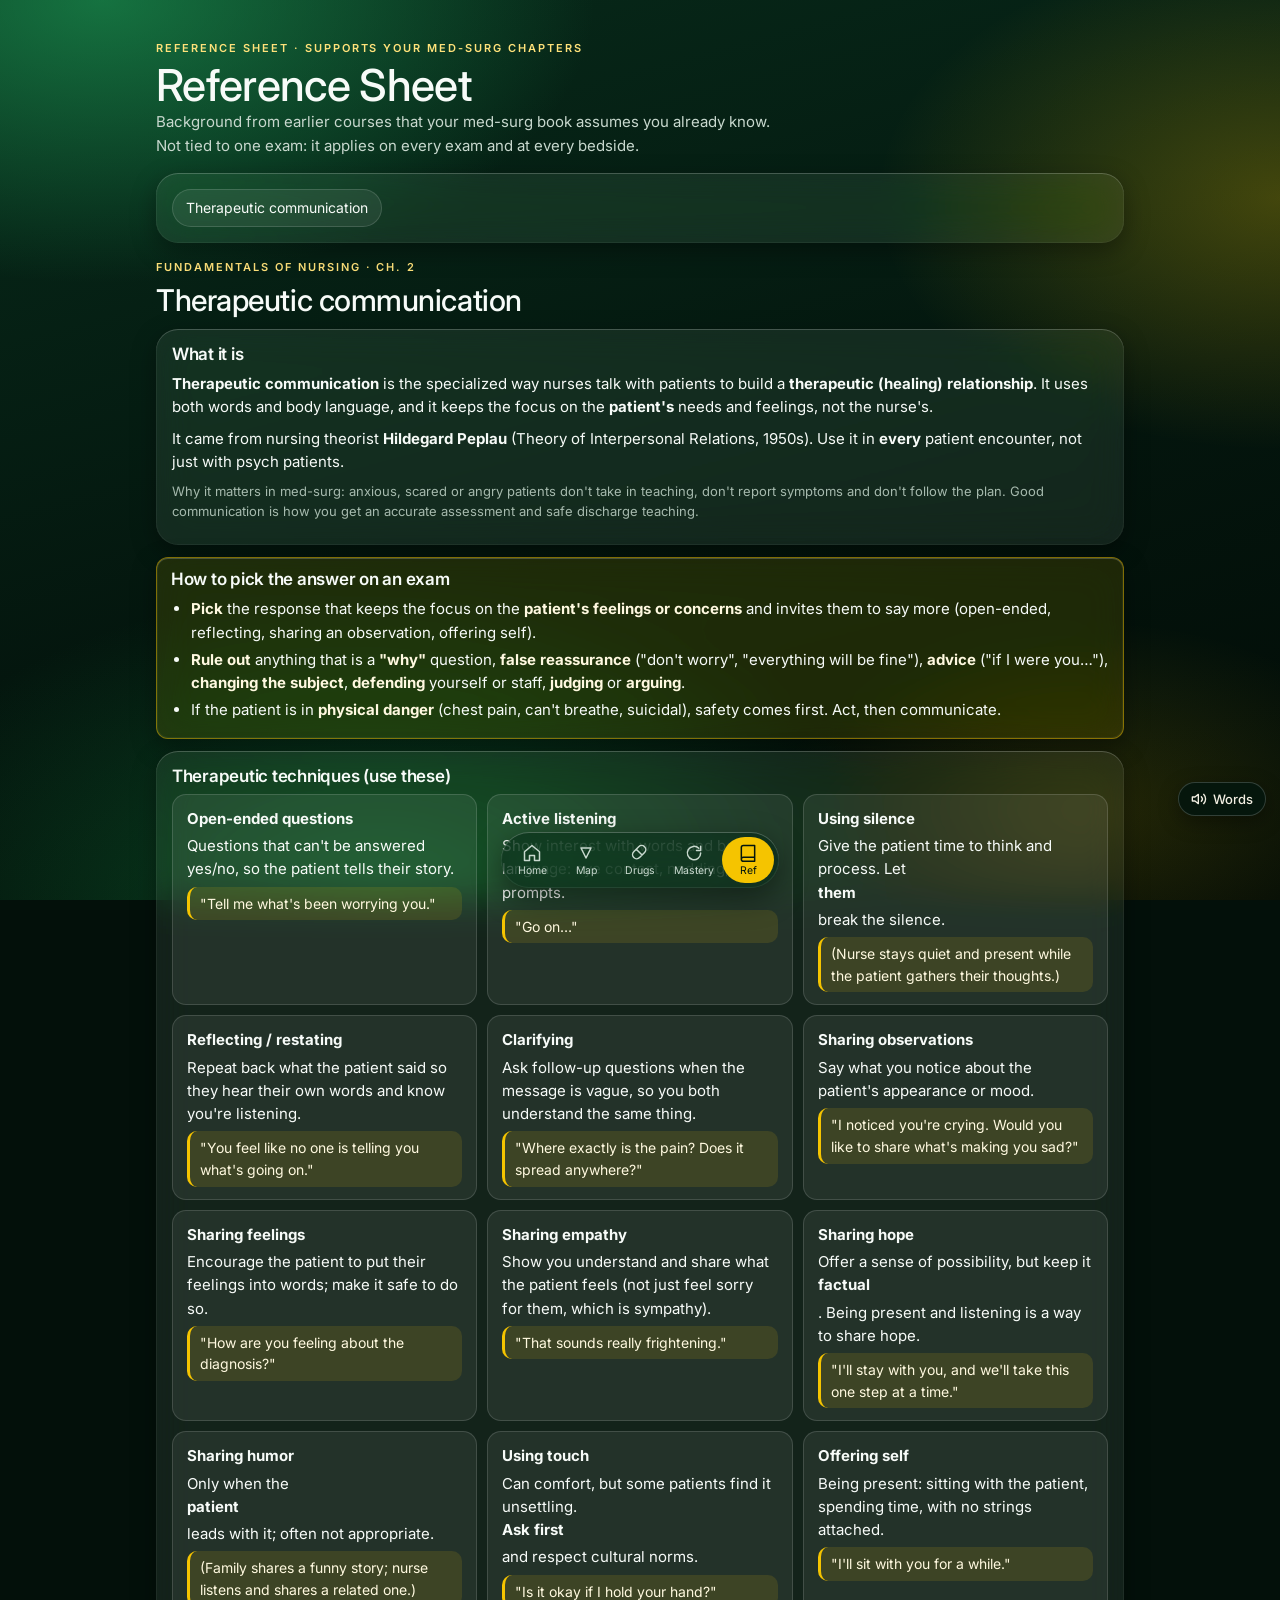
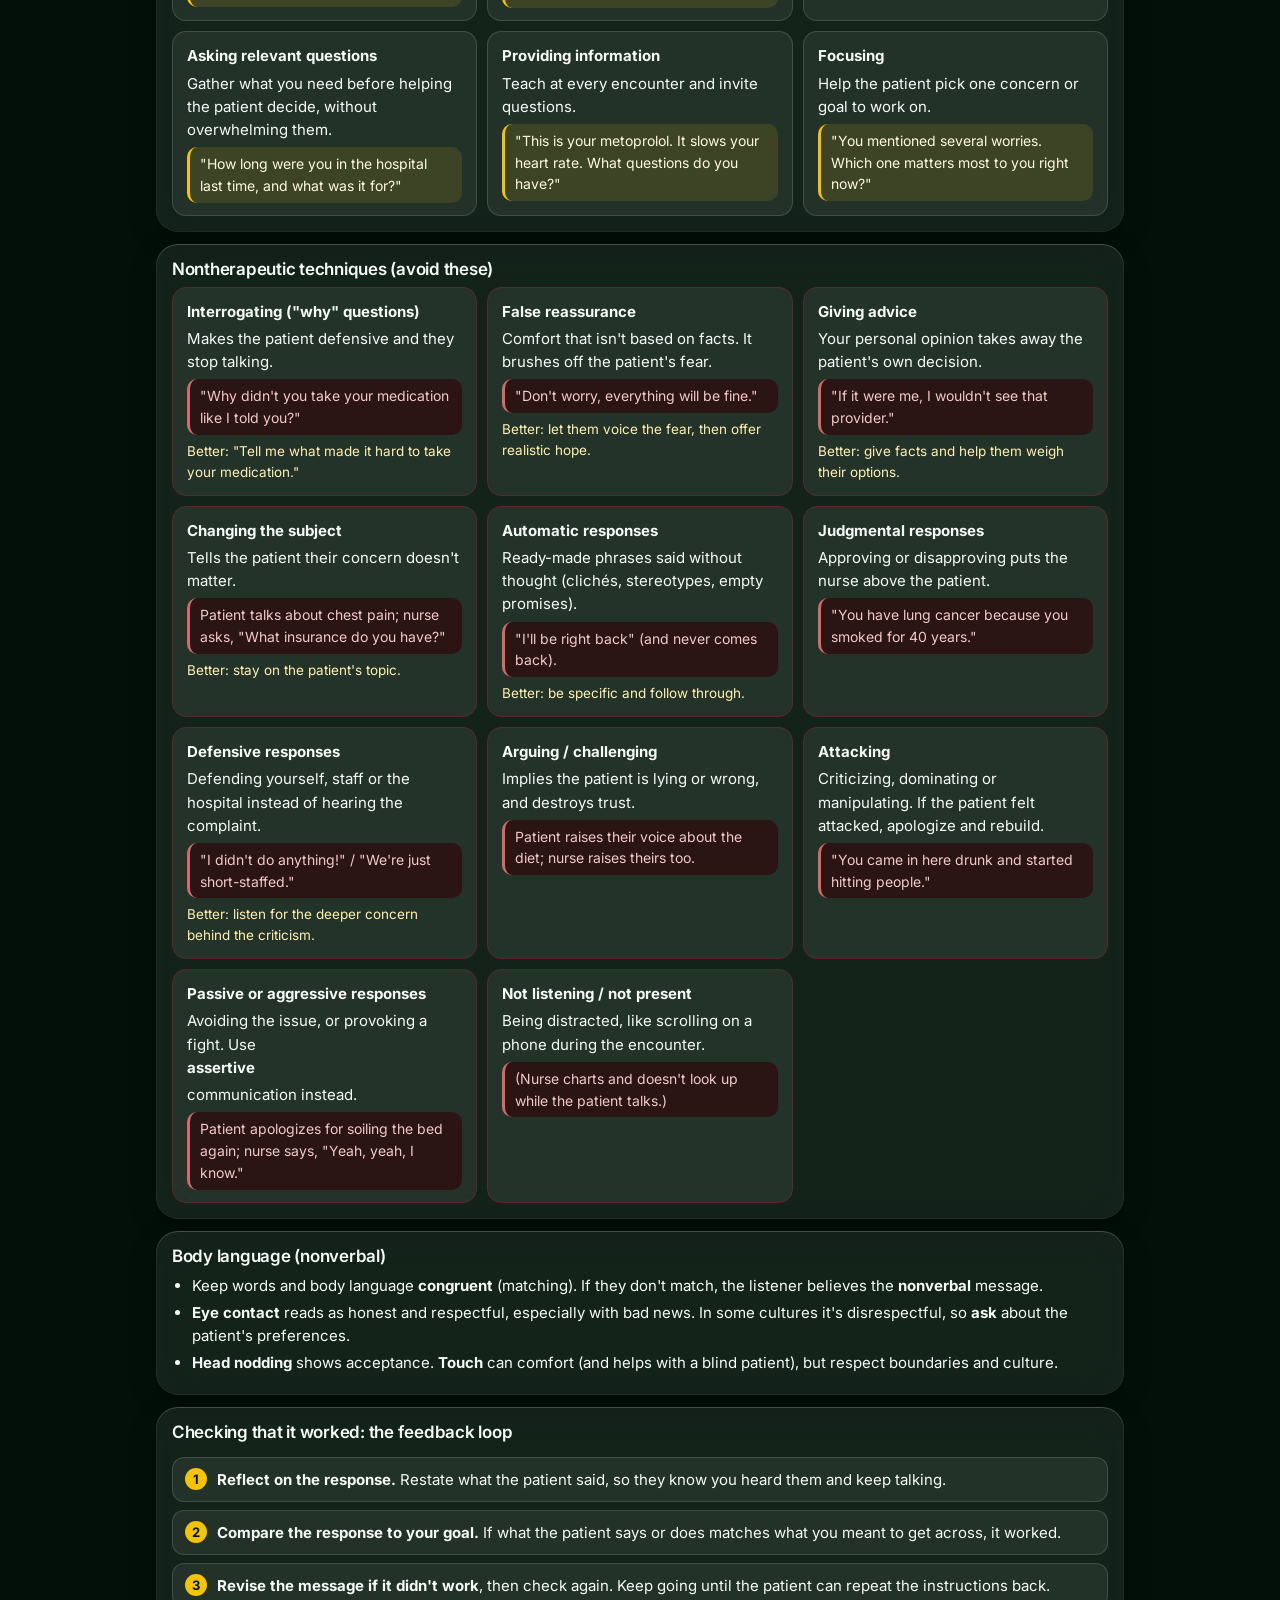
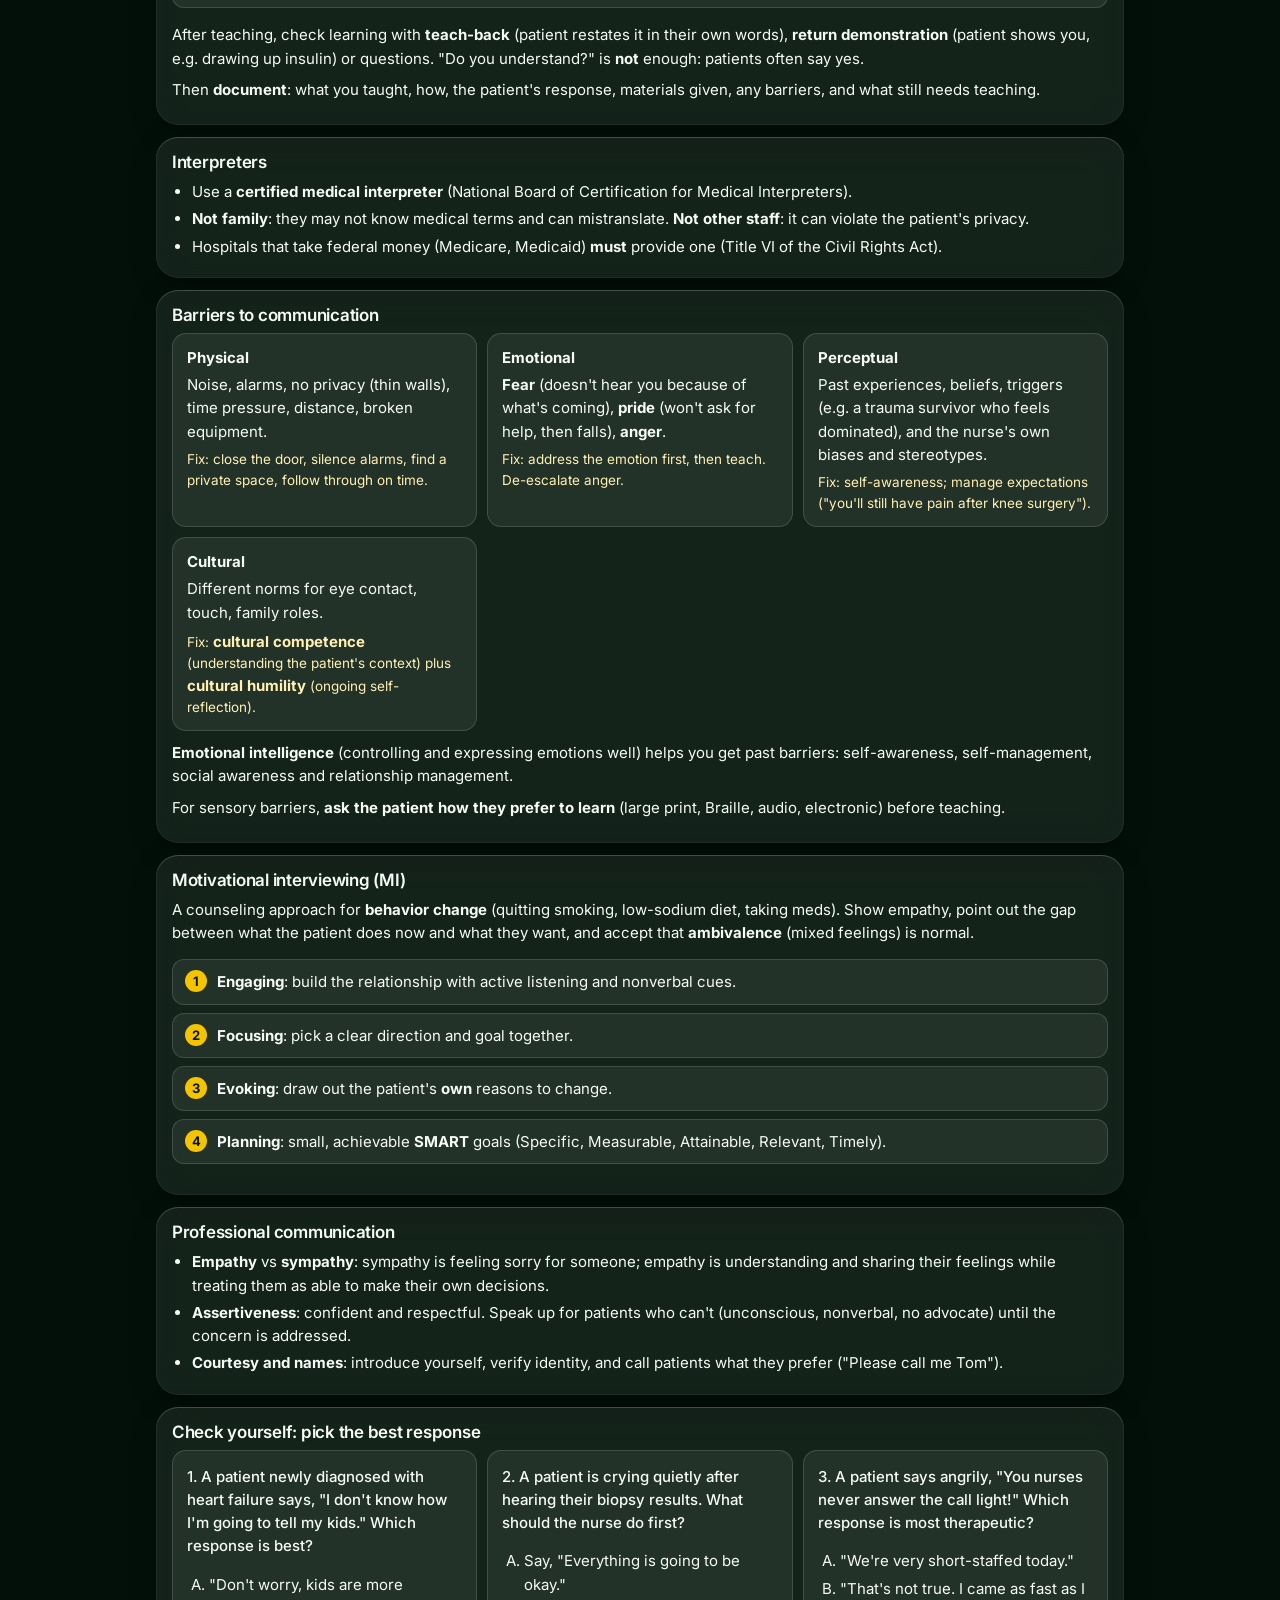
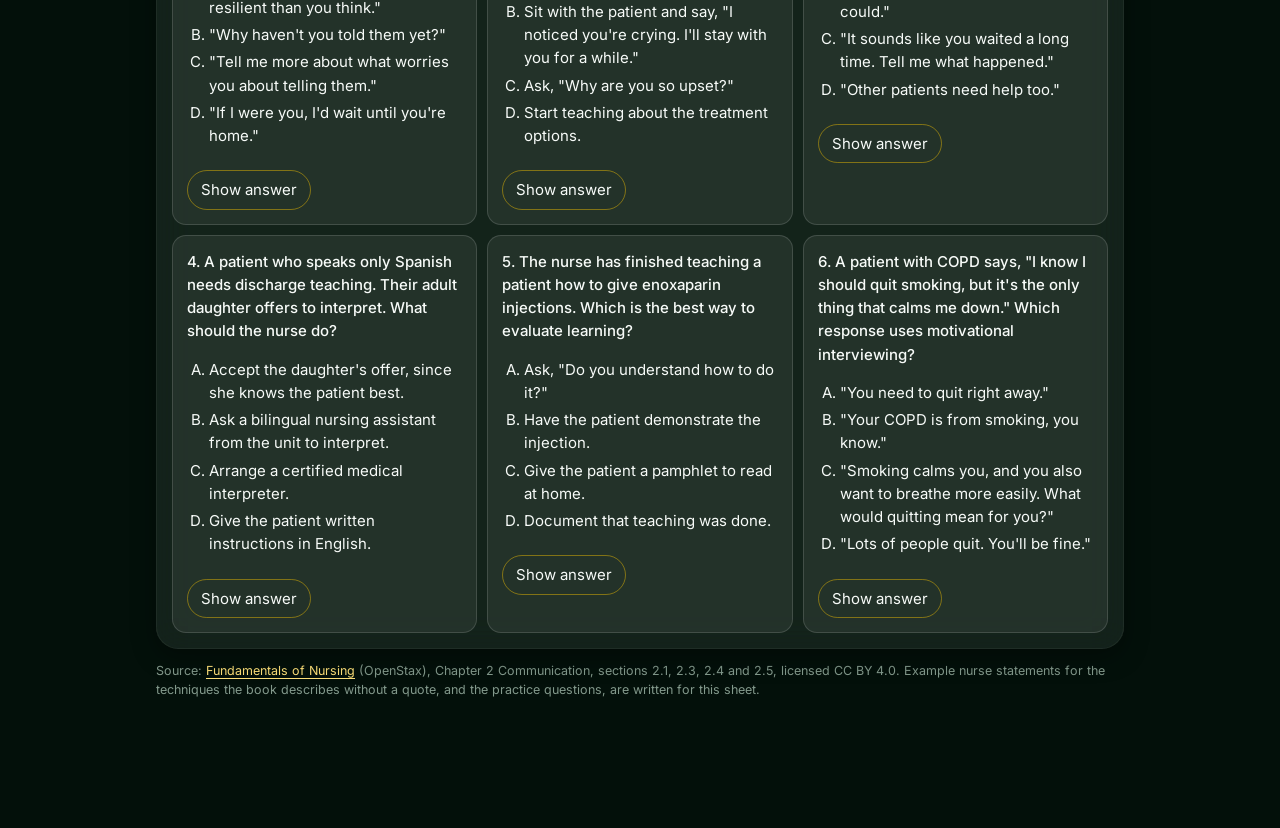
<file: Reference Sheet.html>
<!DOCTYPE html>
<html lang="en">
<head>
<meta charset="utf-8">
<meta name="viewport" content="width=device-width, initial-scale=1, viewport-fit=cover">
<meta name="theme-color" content="#04160e">
<title>Reference Sheet</title>
<link rel="stylesheet" href="_ds/nocturne-35f0a9b3-313f-4c7b-8efd-c00cd545fa18/styles.css?v=202610021900">
<style>
  body { padding-bottom: 96px; }
  main { max-width: 1000px; margin: 0 auto; padding: clamp(18px, 3.5vw, 40px) 16px 24px; display: flex; flex-direction: column; gap: 16px; }
  .kicker { font-size: 11px; font-weight: 600; letter-spacing: .18em; text-transform: uppercase; color: var(--color-accent-300); }
  h1 { font-size: clamp(28px, 5.5vw, 44px); margin: 4px 0 0; }
  h2 { font-size: clamp(22px, 4vw, 30px); margin: 8px 0 0; }
  h3 { font-size: 17px; font-weight: 600; margin: 0 0 8px; }
  .lead { color: var(--color-neutral-300); max-width: 70ch; margin: 0; }
  .glass { border-radius: var(--radius-lg); background: var(--color-surface); -webkit-backdrop-filter: var(--glass-blur); backdrop-filter: var(--glass-blur); box-shadow: var(--shadow-md); padding: 16px; }
  .toc { display: flex; flex-wrap: wrap; gap: 6px; }
  .toc a { padding: 7px 13px; border-radius: 999px; border: 1px solid var(--color-divider); background: var(--color-neutral-900); color: inherit; text-decoration: none; font-size: 14px; }
  .toc a:hover { border-color: var(--color-accent-700); }
  p { margin: 0 0 8px; }
  ul { margin: 0; padding-left: 20px; }
  li { margin: 4px 0; }
  .muted { color: var(--color-neutral-400); font-size: 13px; }
  .grid { display: grid; grid-template-columns: repeat(auto-fit, minmax(min(100%, 290px), 1fr)); gap: 10px; }
  .tech { padding: 12px 14px; border-radius: 14px; border: 1px solid var(--color-divider); background: var(--color-neutral-900); }
  .tech b { display: block; font-size: 15px; margin-bottom: 4px; }
  .tech .say { display: block; margin-top: 6px; padding: 6px 10px; border-radius: 10px; font-size: 14px; background: var(--color-accent-900); color: var(--color-accent-100); border-left: 3px solid var(--color-accent); }
  .tech.bad { border-color: #5a2a2a; }
  .tech.bad .say { background: #2a1414; color: #f3c9c9; border-left-color: #d46a6a; }
  .tech .fix { display: block; margin-top: 6px; font-size: 13.5px; color: var(--color-accent-200); }
  .steps { counter-reset: s; list-style: none; padding: 0; display: grid; gap: 8px; }
  .steps li { counter-increment: s; position: relative; padding: 10px 12px 10px 44px; border-radius: 12px; background: var(--color-neutral-900); border: 1px solid var(--color-divider); margin: 0; }
  .steps li::before { content: counter(s); position: absolute; left: 12px; top: 10px; width: 22px; height: 22px; border-radius: 50%; background: var(--color-accent); color: #04160e; font-weight: 700; font-size: 13px; display: grid; place-items: center; }
  .rule { padding: 12px 14px; border-radius: 12px; border: 1px solid var(--color-accent-700); background: var(--color-accent-900); }
  .rule b { color: var(--color-accent-100); }
  .q { padding: 14px; border-radius: 14px; background: var(--color-neutral-900); border: 1px solid var(--color-divider); }
  .q p.stem { font-weight: 500; }
  .q ol { list-style: upper-alpha; padding-left: 22px; }
  .q button { font: inherit; color: inherit; margin-top: 8px; padding: 7px 13px; border-radius: 999px; border: 1px solid var(--color-accent-700); background: none; cursor: pointer; }
  .q .ans { display: none; margin-top: 10px; padding: 10px 12px; border-radius: 10px; background: var(--color-accent-900); }
  .q.open .ans { display: block; }
  .src { font-size: 12.5px; color: var(--color-neutral-500); }
  .src a { color: var(--color-accent-300); }
  section { scroll-margin-top: 16px; display: flex; flex-direction: column; gap: 12px; }
</style>
</head>
<body>
<main>
  <header>
    <div class="kicker">Reference sheet · supports your med-surg chapters</div>
    <h1>Reference Sheet</h1>
    <p class="lead">Background from earlier courses that your med-surg book assumes you already know. Not tied to one exam: it applies on every exam and at every bedside.</p>
  </header>

  <nav class="toc glass" aria-label="On this sheet">
    <a href="#tc">Therapeutic communication</a>
  </nav>

  <!-- ============ THERAPEUTIC COMMUNICATION ============ -->
  <section id="tc">
    <div>
      <div class="kicker">Fundamentals of Nursing · Ch. 2</div>
      <h2>Therapeutic communication</h2>
    </div>

    <div class="glass">
      <h3>What it is</h3>
      <p><b>Therapeutic communication</b> is the specialized way nurses talk with patients to build a <b>therapeutic (healing) relationship</b>. It uses both words and body language, and it keeps the focus on the <b>patient's</b> needs and feelings, not the nurse's.</p>
      <p>It came from nursing theorist <b>Hildegard Peplau</b> (Theory of Interpersonal Relations, 1950s). Use it in <b>every</b> patient encounter, not just with psych patients.</p>
      <p class="muted">Why it matters in med-surg: anxious, scared or angry patients don't take in teaching, don't report symptoms and don't follow the plan. Good communication is how you get an accurate assessment and safe discharge teaching.</p>
    </div>

    <div class="glass rule">
      <h3>How to pick the answer on an exam</h3>
      <ul>
        <li><b>Pick</b> the response that keeps the focus on the <b>patient's feelings or concerns</b> and invites them to say more (open-ended, reflecting, sharing an observation, offering self).</li>
        <li><b>Rule out</b> anything that is a <b>"why"</b> question, <b>false reassurance</b> ("don't worry", "everything will be fine"), <b>advice</b> ("if I were you…"), <b>changing the subject</b>, <b>defending</b> yourself or staff, <b>judging</b> or <b>arguing</b>.</li>
        <li>If the patient is in <b>physical danger</b> (chest pain, can't breathe, suicidal), safety comes first. Act, then communicate.</li>
      </ul>
    </div>

    <div class="glass">
      <h3>Therapeutic techniques (use these)</h3>
      <div class="grid">
        <div class="tech"><b>Open-ended questions</b>Questions that can't be answered yes/no, so the patient tells their story.<span class="say">"Tell me what's been worrying you."</span></div>
        <div class="tech"><b>Active listening</b>Show interest with words and body language: eye contact, nodding, short prompts.<span class="say">"Go on…"</span></div>
        <div class="tech"><b>Using silence</b>Give the patient time to think and process. Let <b>them</b> break the silence.<span class="say">(Nurse stays quiet and present while the patient gathers their thoughts.)</span></div>
        <div class="tech"><b>Reflecting / restating</b>Repeat back what the patient said so they hear their own words and know you're listening.<span class="say">"You feel like no one is telling you what's going on."</span></div>
        <div class="tech"><b>Clarifying</b>Ask follow-up questions when the message is vague, so you both understand the same thing.<span class="say">"Where exactly is the pain? Does it spread anywhere?"</span></div>
        <div class="tech"><b>Sharing observations</b>Say what you notice about the patient's appearance or mood.<span class="say">"I noticed you're crying. Would you like to share what's making you sad?"</span></div>
        <div class="tech"><b>Sharing feelings</b>Encourage the patient to put their feelings into words; make it safe to do so.<span class="say">"How are you feeling about the diagnosis?"</span></div>
        <div class="tech"><b>Sharing empathy</b>Show you understand and share what the patient feels (not just feel sorry for them, which is sympathy).<span class="say">"That sounds really frightening."</span></div>
        <div class="tech"><b>Sharing hope</b>Offer a sense of possibility, but keep it <b>factual</b>. Being present and listening is a way to share hope.<span class="say">"I'll stay with you, and we'll take this one step at a time."</span></div>
        <div class="tech"><b>Sharing humor</b>Only when the <b>patient</b> leads with it; often not appropriate.<span class="say">(Family shares a funny story; nurse listens and shares a related one.)</span></div>
        <div class="tech"><b>Using touch</b>Can comfort, but some patients find it unsettling. <b>Ask first</b> and respect cultural norms.<span class="say">"Is it okay if I hold your hand?"</span></div>
        <div class="tech"><b>Offering self</b>Being present: sitting with the patient, spending time, with no strings attached.<span class="say">"I'll sit with you for a while."</span></div>
        <div class="tech"><b>Asking relevant questions</b>Gather what you need before helping the patient decide, without overwhelming them.<span class="say">"How long were you in the hospital last time, and what was it for?"</span></div>
        <div class="tech"><b>Providing information</b>Teach at every encounter and invite questions.<span class="say">"This is your metoprolol. It slows your heart rate. What questions do you have?"</span></div>
        <div class="tech"><b>Focusing</b>Help the patient pick one concern or goal to work on.<span class="say">"You mentioned several worries. Which one matters most to you right now?"</span></div>
      </div>
    </div>

    <div class="glass">
      <h3>Nontherapeutic techniques (avoid these)</h3>
      <div class="grid">
        <div class="tech bad"><b>Interrogating ("why" questions)</b>Makes the patient defensive and they stop talking.<span class="say">"Why didn't you take your medication like I told you?"</span><span class="fix">Better: "Tell me what made it hard to take your medication."</span></div>
        <div class="tech bad"><b>False reassurance</b>Comfort that isn't based on facts. It brushes off the patient's fear.<span class="say">"Don't worry, everything will be fine."</span><span class="fix">Better: let them voice the fear, then offer realistic hope.</span></div>
        <div class="tech bad"><b>Giving advice</b>Your personal opinion takes away the patient's own decision.<span class="say">"If it were me, I wouldn't see that provider."</span><span class="fix">Better: give facts and help them weigh their options.</span></div>
        <div class="tech bad"><b>Changing the subject</b>Tells the patient their concern doesn't matter.<span class="say">Patient talks about chest pain; nurse asks, "What insurance do you have?"</span><span class="fix">Better: stay on the patient's topic.</span></div>
        <div class="tech bad"><b>Automatic responses</b>Ready-made phrases said without thought (clichés, stereotypes, empty promises).<span class="say">"I'll be right back" (and never comes back).</span><span class="fix">Better: be specific and follow through.</span></div>
        <div class="tech bad"><b>Judgmental responses</b>Approving or disapproving puts the nurse above the patient.<span class="say">"You have lung cancer because you smoked for 40 years."</span></div>
        <div class="tech bad"><b>Defensive responses</b>Defending yourself, staff or the hospital instead of hearing the complaint.<span class="say">"I didn't do anything!" / "We're just short-staffed."</span><span class="fix">Better: listen for the deeper concern behind the criticism.</span></div>
        <div class="tech bad"><b>Arguing / challenging</b>Implies the patient is lying or wrong, and destroys trust.<span class="say">Patient raises their voice about the diet; nurse raises theirs too.</span></div>
        <div class="tech bad"><b>Attacking</b>Criticizing, dominating or manipulating. If the patient felt attacked, apologize and rebuild.<span class="say">"You came in here drunk and started hitting people."</span></div>
        <div class="tech bad"><b>Passive or aggressive responses</b>Avoiding the issue, or provoking a fight. Use <b>assertive</b> communication instead.<span class="say">Patient apologizes for soiling the bed again; nurse says, "Yeah, yeah, I know."</span></div>
        <div class="tech bad"><b>Not listening / not present</b>Being distracted, like scrolling on a phone during the encounter.<span class="say">(Nurse charts and doesn't look up while the patient talks.)</span></div>
      </div>
    </div>

    <div class="glass">
      <h3>Body language (nonverbal)</h3>
      <ul>
        <li>Keep words and body language <b>congruent</b> (matching). If they don't match, the listener believes the <b>nonverbal</b> message.</li>
        <li><b>Eye contact</b> reads as honest and respectful, especially with bad news. In some cultures it's disrespectful, so <b>ask</b> about the patient's preferences.</li>
        <li><b>Head nodding</b> shows acceptance. <b>Touch</b> can comfort (and helps with a blind patient), but respect boundaries and culture.</li>
      </ul>
    </div>

    <div class="glass">
      <h3>Checking that it worked: the feedback loop</h3>
      <ol class="steps">
        <li><b>Reflect on the response.</b> Restate what the patient said, so they know you heard them and keep talking.</li>
        <li><b>Compare the response to your goal.</b> If what the patient says or does matches what you meant to get across, it worked.</li>
        <li><b>Revise the message if it didn't work</b>, then check again. Keep going until the patient can repeat the instructions back.</li>
      </ol>
      <p style="margin-top:10px">After teaching, check learning with <b>teach-back</b> (patient restates it in their own words), <b>return demonstration</b> (patient shows you, e.g. drawing up insulin) or questions. "Do you understand?" is <b>not</b> enough: patients often say yes.</p>
      <p>Then <b>document</b>: what you taught, how, the patient's response, materials given, any barriers, and what still needs teaching.</p>
    </div>

    <div class="glass">
      <h3>Interpreters</h3>
      <ul>
        <li>Use a <b>certified medical interpreter</b> (National Board of Certification for Medical Interpreters).</li>
        <li><b>Not family</b>: they may not know medical terms and can mistranslate. <b>Not other staff</b>: it can violate the patient's privacy.</li>
        <li>Hospitals that take federal money (Medicare, Medicaid) <b>must</b> provide one (Title VI of the Civil Rights Act).</li>
      </ul>
    </div>

    <div class="glass">
      <h3>Barriers to communication</h3>
      <div class="grid">
        <div class="tech"><b>Physical</b>Noise, alarms, no privacy (thin walls), time pressure, distance, broken equipment.<span class="fix">Fix: close the door, silence alarms, find a private space, follow through on time.</span></div>
        <div class="tech"><b>Emotional</b><b style="display:inline">Fear</b> (doesn't hear you because of what's coming), <b style="display:inline">pride</b> (won't ask for help, then falls), <b style="display:inline">anger</b>.<span class="fix">Fix: address the emotion first, then teach. De-escalate anger.</span></div>
        <div class="tech"><b>Perceptual</b>Past experiences, beliefs, triggers (e.g. a trauma survivor who feels dominated), and the nurse's own biases and stereotypes.<span class="fix">Fix: self-awareness; manage expectations ("you'll still have pain after knee surgery").</span></div>
        <div class="tech"><b>Cultural</b>Different norms for eye contact, touch, family roles.<span class="fix">Fix: <b style="display:inline">cultural competence</b> (understanding the patient's context) plus <b style="display:inline">cultural humility</b> (ongoing self-reflection).</span></div>
      </div>
      <p style="margin-top:10px"><b>Emotional intelligence</b> (controlling and expressing emotions well) helps you get past barriers: self-awareness, self-management, social awareness and relationship management.</p>
      <p>For sensory barriers, <b>ask the patient how they prefer to learn</b> (large print, Braille, audio, electronic) before teaching.</p>
    </div>

    <div class="glass">
      <h3>Motivational interviewing (MI)</h3>
      <p>A counseling approach for <b>behavior change</b> (quitting smoking, low-sodium diet, taking meds). Show empathy, point out the gap between what the patient does now and what they want, and accept that <b>ambivalence</b> (mixed feelings) is normal.</p>
      <ol class="steps">
        <li><b>Engaging</b>: build the relationship with active listening and nonverbal cues.</li>
        <li><b>Focusing</b>: pick a clear direction and goal together.</li>
        <li><b>Evoking</b>: draw out the patient's <b>own</b> reasons to change.</li>
        <li><b>Planning</b>: small, achievable <b>SMART</b> goals (Specific, Measurable, Attainable, Relevant, Timely).</li>
      </ol>
    </div>

    <div class="glass">
      <h3>Professional communication</h3>
      <ul>
        <li><b>Empathy</b> vs <b>sympathy</b>: sympathy is feeling sorry for someone; empathy is understanding and sharing their feelings while treating them as able to make their own decisions.</li>
        <li><b>Assertiveness</b>: confident and respectful. Speak up for patients who can't (unconscious, nonverbal, no advocate) until the concern is addressed.</li>
        <li><b>Courtesy and names</b>: introduce yourself, verify identity, and call patients what they prefer ("Please call me Tom").</li>
      </ul>
    </div>

    <div class="glass">
      <h3>Check yourself: pick the best response</h3>
      <div class="grid" id="quiz"></div>
    </div>

    <p class="src">Source: <a href="https://openstax.org/books/fundamentals-nursing/pages/2-introduction" target="_blank" rel="noopener">Fundamentals of Nursing</a> (OpenStax), Chapter 2 Communication, sections 2.1, 2.3, 2.4 and 2.5, licensed CC BY 4.0. Example nurse statements for the techniques the book describes without a quote, and the practice questions, are written for this sheet.</p>
  </section>

</main>

<script>
(function () {
  var Q = [
    { s: "A patient newly diagnosed with heart failure says, \"I don't know how I'm going to tell my kids.\" Which response is best?",
      o: ["\"Don't worry, kids are more resilient than you think.\"", "\"Why haven't you told them yet?\"", "\"Tell me more about what worries you about telling them.\"", "\"If I were you, I'd wait until you're home.\""],
      a: 2, why: "C is open-ended and keeps the focus on the patient's concern. A is false reassurance, B is a \"why\" question (interrogating), D is giving advice." },
    { s: "A patient is crying quietly after hearing their biopsy results. What should the nurse do first?",
      o: ["Say, \"Everything is going to be okay.\"", "Sit with the patient and say, \"I noticed you're crying. I'll stay with you for a while.\"", "Ask, \"Why are you so upset?\"", "Start teaching about the treatment options."],
      a: 1, why: "B shares an observation and offers self. A is false reassurance, C is a \"why\" question, D changes the subject before the patient is ready to learn (an emotional barrier)." },
    { s: "A patient says angrily, \"You nurses never answer the call light!\" Which response is most therapeutic?",
      o: ["\"We're very short-staffed today.\"", "\"That's not true. I came as fast as I could.\"", "\"It sounds like you waited a long time. Tell me what happened.\"", "\"Other patients need help too.\""],
      a: 2, why: "C reflects the feeling and invites the patient to say more. A and D are defensive, B is arguing." },
    { s: "A patient who speaks only Spanish needs discharge teaching. Their adult daughter offers to interpret. What should the nurse do?",
      o: ["Accept the daughter's offer, since she knows the patient best.", "Ask a bilingual nursing assistant from the unit to interpret.", "Arrange a certified medical interpreter.", "Give the patient written instructions in English."],
      a: 2, why: "Use a certified medical interpreter. Family may mistranslate medical terms, and other staff can breach privacy. Written English instructions don't solve the language barrier." },
    { s: "The nurse has finished teaching a patient how to give enoxaparin injections. Which is the best way to evaluate learning?",
      o: ["Ask, \"Do you understand how to do it?\"", "Have the patient demonstrate the injection.", "Give the patient a pamphlet to read at home.", "Document that teaching was done."],
      a: 1, why: "Return demonstration shows the patient can actually do it. \"Do you understand?\" invites a yes without proof. A pamphlet and documentation don't evaluate anything." },
    { s: "A patient with COPD says, \"I know I should quit smoking, but it's the only thing that calms me down.\" Which response uses motivational interviewing?",
      o: ["\"You need to quit right away.\"", "\"Your COPD is from smoking, you know.\"", "\"Smoking calms you, and you also want to breathe more easily. What would quitting mean for you?\"", "\"Lots of people quit. You'll be fine.\""],
      a: 2, why: "C acknowledges the ambivalence and evokes the patient's own reason to change. A is advice, B is judgmental, D is false reassurance." }
  ];
  function render(box, list) { list.forEach(function (q, i) {
    var d = document.createElement('div');
    d.className = 'q';
    d.innerHTML = '<p class="stem">' + (i + 1) + '. ' + q.s + '</p><ol>' + q.o.map(function (o) { return '<li>' + o + '</li>'; }).join('') + '</ol>' +
      '<button type="button">Show answer</button><div class="ans"><b>Answer: ' + 'ABCD'[q.a] + '.</b> ' + q.why + '</div>';
    d.querySelector('button').addEventListener('click', function () {
      d.classList.toggle('open');
      this.textContent = d.classList.contains('open') ? 'Hide answer' : 'Show answer';
    });
    box.appendChild(d);
  }); }
  render(document.getElementById('quiz'), Q);
})();
</script>
<script src="nav.js?v=202610100300"></script>
<script src="say.js?v=202610100300"></script>
</body>
</html>
</file>
<file: _ds/nocturne-35f0a9b3-313f-4c7b-8efd-c00cd545fa18/styles.css>
/* Exam 2 study hub theme (built on the Nocturne component layer). Tokens at the top set the look. */
@import url('https://fonts.googleapis.com/css2?family=Inter:wght@400;500;600;700&display=swap');

/* Essex County College theme — green, gold/yellow and white on a dark
   green ground, with frosted-glass surfaces. Every page reads these tokens,
   so retuning the look happens here. Translucent ramp steps (700–900) are
   what make panels read as glass over the background glow. */
:root {
  color-scheme: dark;
  --color-bg: rgba(3, 20, 12, 0.55);
  --color-surface: rgba(255, 255, 255, 0.075);
  --color-text: #f7fbf8;
  --color-accent: #f5c400;
  --color-accent-2: #2fbf6a;
  --color-divider: rgba(255, 255, 255, 0.14);

  /* Gold */
  --color-accent-100: #fff9e0;
  --color-accent-200: #fff0b3;
  --color-accent-300: #ffe27a;
  --color-accent-400: #ffd43b;
  --color-accent-500: #f5c400;
  --color-accent-600: #d4a900;
  --color-accent-700: rgba(245, 196, 0, 0.45);
  --color-accent-800: rgba(245, 196, 0, 0.24);
  --color-accent-900: rgba(245, 196, 0, 0.12);

  /* Green */
  --color-accent-2-100: #e6f7ec;
  --color-accent-2-200: #c2ecd1;
  --color-accent-2-300: #8fdcab;
  --color-accent-2-400: #4fc47c;
  --color-accent-2-500: #1fa35a;
  --color-accent-2-600: #12823f;
  --color-accent-2-700: rgba(31, 163, 90, 0.45);
  --color-accent-2-800: rgba(31, 163, 90, 0.26);
  --color-accent-2-900: rgba(31, 163, 90, 0.13);

  /* White, faintly green; dark steps are translucent white for glass edges */
  --color-neutral-100: #f5faf7;
  --color-neutral-200: #e2ede6;
  --color-neutral-300: #c8d8ce;
  --color-neutral-400: #a6baae;
  --color-neutral-500: #83998c;
  --color-neutral-600: #647b6e;
  --color-neutral-700: rgba(255, 255, 255, 0.22);
  --color-neutral-800: rgba(255, 255, 255, 0.13);
  --color-neutral-900: rgba(255, 255, 255, 0.07);

  --color-section: #0b5a32;
  --color-section-glow: #12823f;
  --color-section-ghost: #1fa35a;

  --font-heading: "Inter", system-ui, -apple-system, sans-serif;
  --font-heading-weight: 500;
  --font-body: "Inter", system-ui, -apple-system, sans-serif;

  --space-1: 2.8px;
  --space-2: 5.6px;
  --space-3: 8.4px;
  --space-4: 11.2px;
  --space-6: 16.8px;
  --space-8: 22.4px;

  --radius-sm: 10px;
  --radius-md: 14px;
  --radius-lg: 22px;

  --glass-blur: blur(18px) saturate(160%);
  --glass-edge: inset 0 1px 0 rgba(255, 255, 255, 0.16), inset 0 0 0 1px rgba(255, 255, 255, 0.05);
  --shadow-sm: var(--glass-edge);
  --shadow-md: var(--glass-edge), 0 8px 24px rgba(0, 0, 0, 0.35);
  --shadow-lg: var(--glass-edge), 0 18px 48px rgba(0, 0, 0, 0.5);
}

body {
  background: var(--color-bg);
  color: var(--color-text);
  font-family: var(--font-body);
}
h1, h2, h3, h4 { font-family: var(--font-heading); font-weight: var(--font-heading-weight); }

.lighten{mix-blend-mode:lighten;background-color:transparent}

/* ══════════════════════════════════════════════════════════════════════════
   Components — built with the tokens above. Plain CSS
   on plain HTML: no JavaScript, no build step. Each class is documented in
   readme.md and demonstrated in foundations/ and components/.
   ══════════════════════════════════════════════════════════════════════ */

*, *::before, *::after { box-sizing: border-box; }
body { margin: 0; font-size: 15px; line-height: 1.55; font-weight: 400; }
h1, h2, h3, h4, h5, h6 {
  font-family: var(--font-heading); font-weight: var(--font-heading-weight);
  line-height: 1.12; letter-spacing: -0.015em; margin: 0 0 var(--space-2);
}
h1 { font-size: 42px; }
h2 { font-size: 32px; }
h3 { font-size: 25px; }
h4 { font-size: 20px; }
h5 { font-size: 16px; }
h6 { font-size: 13px; }
h6 { letter-spacing: 0.08em; text-transform: uppercase; }
p { margin: 0 0 var(--space-3); }
a { color: var(--color-accent); text-underline-offset: 3px; }
img { display: block; max-width: 100%; }
figure { margin: 0; }
figcaption {
  font-size: 11px; margin-top: var(--space-1);
  color: color-mix(in srgb, var(--color-text) 55%, transparent);
}
.text-muted { color: color-mix(in srgb, var(--color-text) 55%, transparent); }
:focus { outline: none; }
:focus-visible { outline: 2px solid var(--color-accent); outline-offset: 2px; }
::selection { background: color-mix(in srgb, var(--color-accent) 30%, transparent); }

/* — rules — */
/* Rules fade to transparent at both ends instead of stopping cleanly — a
   Nocturne signature. The ramp is 48px an end (one deck baseline unit),
   painted from the same divider token. Freestanding rules fade; box
   outlines, in-control separators, and short accent marks stay solid. */
.hr {
  height: 1px; border: 0; margin: var(--space-4) 0;
  background: linear-gradient(to right,
    transparent, var(--color-divider) 48px,
    var(--color-divider) calc(100% - 48px), transparent);
}

/* — buttons — */
.btn {
  display: inline-flex; align-items: center; justify-content: center; gap: 6px;
  cursor: pointer; text-decoration: none;
  font-family: var(--font-heading); font-weight: var(--font-heading-weight);
  font-size: 14px; line-height: 1.2; color: var(--color-text); /* matches the .input's 14px —
     the pair sits side by side in sign-up rows */
  background: transparent; border: 1px solid transparent;
  padding: var(--space-2) calc(var(--space-3) * 1.2);
  border-radius: var(--radius-md);
}
.btn svg { display: block; }
.btn:disabled { opacity: 0.45; cursor: not-allowed; }
.btn-primary { color: var(--color-accent); border-color: var(--color-accent); }
.btn-primary:hover { background: color-mix(in srgb, var(--color-accent) 12%, transparent); }
.btn-primary:active { background: color-mix(in srgb, var(--color-accent) 22%, transparent); }
.btn-secondary { border-color: var(--color-divider); }
.btn-secondary:hover { background: color-mix(in srgb, var(--color-text) 7%, transparent); }
.btn-secondary:active { background: color-mix(in srgb, var(--color-text) 14%, transparent); }
.btn-ghost { color: var(--color-accent); padding-inline: var(--space-1); }
.btn-ghost:hover { background: color-mix(in srgb, var(--color-accent) 10%, transparent); }
.btn-ghost:active { background: color-mix(in srgb, var(--color-accent) 18%, transparent); }
.btn-icon { width: 36px; height: 36px; padding: 0; }
.btn-block { width: 100%; margin-top: var(--space-2); }

/* — forms — */
.field > label {
  display: block; font-size: 12px; margin-bottom: 5px;
  color: color-mix(in srgb, var(--color-text) 70%, transparent);
}
.input {
  width: 100%; min-height: 36px; padding: 6px 10px; font: inherit;
  font-size: 14px; color: var(--color-text); caret-color: var(--color-accent);
  background: var(--color-surface);
  border: 1px solid var(--color-divider); border-radius: var(--radius-md);
}
.input:hover { border-color: color-mix(in srgb, var(--color-text) 45%, transparent); }
.input:focus-visible { border-color: var(--color-accent); outline-offset: 0; }
textarea.input { min-height: 90px; resize: vertical; }
.radio { display: inline-flex; align-items: center; gap: 8px; cursor: pointer; font-size: 14px; }
.radio input, .seg-opt input {
  position: absolute; opacity: 0; width: 0; height: 0; pointer-events: none;
}
.radio .dot {
  width: 16px; height: 16px; flex: none; border-radius: 50%;
  border: 1.5px solid var(--color-divider);
}
.radio:hover .dot { border-color: var(--color-accent); }
.radio input:checked + .dot {
  border-color: var(--color-accent); background: var(--color-accent);
  box-shadow: inset 0 0 0 4px var(--color-bg);
}
.radio input:focus-visible + .dot { outline: 2px solid var(--color-accent); outline-offset: 2px; }
.seg {
  display: inline-flex; overflow: hidden;
  border: 1px solid var(--color-divider); border-radius: var(--radius-md);
}
.seg-opt {
  display: inline-flex; align-items: center; gap: 6px;
  padding: 7px 12px; font-size: 13px; cursor: pointer;
}
.seg-opt + .seg-opt { border-left: 1px solid var(--color-divider); }
.seg-opt:has(input:checked) { color: var(--color-accent); box-shadow: inset 0 0 0 1px var(--color-accent); }
.seg-opt:not(:has(input:checked)):hover { background: color-mix(in srgb, var(--color-text) 7%, transparent); }
.seg-opt:has(input:focus-visible) { outline: 2px solid var(--color-accent); outline-offset: -2px; }

/* — cards — */
.card {
  display: flex; flex-direction: column; gap: var(--space-2);
  padding: var(--space-3); border-radius: var(--radius-md); background: var(--color-surface);
}
.card-kicker { font-size: 10px; letter-spacing: 0.1em; text-transform: uppercase; color: var(--color-accent); }
.card-title {
  font-family: var(--font-heading); font-weight: var(--font-heading-weight);
  font-size: 17px; line-height: 1.2;
}
.card-body { margin: 0; font-size: 13px; opacity: 0.8; flex: 1; }
.card-meta {
  display: flex; align-items: center; gap: 6px; font-size: 11px;
  color: color-mix(in srgb, var(--color-text) 50%, transparent);
}
.elev-sm { box-shadow: var(--shadow-sm); }
.elev-md { box-shadow: var(--shadow-md); }
.elev-lg { box-shadow: var(--shadow-lg); }

/* — tags — */
.tag {
  display: inline-flex; align-items: center; font-size: 11px;
  letter-spacing: 0.02em; padding: 3px 10px;
  border-radius: calc(var(--radius-md) * 0.75);
}
.tag-accent { background: var(--color-accent-800); color: var(--color-accent-100); }
.tag-accent-2 { background: var(--color-accent-2-800); color: var(--color-accent-2-100); }
.tag-neutral { background: var(--color-neutral-800); color: var(--color-neutral-100); }
.tag-outline { border: 1px solid var(--color-accent); color: var(--color-accent); }

/* — navigation — */
.nav {
  display: flex; align-items: center; gap: var(--space-4);
  padding: var(--space-3) var(--space-4);
  border-bottom: none;
}
.nav-brand {
  font-family: var(--font-heading); font-weight: var(--font-heading-weight);
  font-size: 18px; margin-right: auto;
}
.nav a { color: inherit; text-decoration: none; font-size: 14px; }
.nav a:hover, .nav a[aria-current='page'] { color: var(--color-accent); }

/* — tables — */
.table { width: 100%; border-collapse: collapse; font-size: 14px; }
.table th {
  text-align: left; font-size: 11px; letter-spacing: 0.08em; text-transform: uppercase;
  color: color-mix(in srgb, var(--color-text) 60%, transparent);
  padding: var(--space-2); border-bottom: 1px solid transparent; /* keeps layout; the row paints the fading rule */
}
.table td {
  padding: var(--space-2);
  border-bottom: 1px solid transparent;
}
/* Row rules as row-level strips so the end-fade spans the row, not each cell. */
.table thead tr {
  background: linear-gradient(to right,
    transparent, var(--color-divider) 48px,
    var(--color-divider) calc(100% - 48px), transparent) no-repeat bottom / 100% 1px;
}
.table tbody tr {
  background: linear-gradient(to right,
    transparent, color-mix(in srgb, var(--color-text) 8%, transparent) 48px,
    color-mix(in srgb, var(--color-text) 8%, transparent) calc(100% - 48px), transparent) no-repeat bottom / 100% 1px;
}
.table tbody tr:hover {
  /* the hover tint layers over the row rule, which keeps painting */
  background:
    linear-gradient(color-mix(in srgb, var(--color-text) 4%, transparent),
                    color-mix(in srgb, var(--color-text) 4%, transparent)) no-repeat 0 0 / 100% 100%,
    linear-gradient(to right,
      transparent, color-mix(in srgb, var(--color-text) 8%, transparent) 48px,
      color-mix(in srgb, var(--color-text) 8%, transparent) calc(100% - 48px), transparent) no-repeat bottom / 100% 1px;
}

/* — dialog — */
.dialog-backdrop {
  position: fixed; inset: 0; display: grid; place-items: center;
  padding: var(--space-4);
  background: color-mix(in srgb, var(--color-neutral-900) 50%, transparent);
}
.dialog {
  width: min(440px, 100%); display: flex; flex-direction: column; gap: var(--space-3);
  padding: var(--space-4); border-radius: var(--radius-lg);
  background: var(--color-surface); box-shadow: var(--shadow-lg);
}
.dialog-title {
  font-family: var(--font-heading); font-weight: var(--font-heading-weight);
  font-size: 20px;
}
.dialog-body { font-size: 14px; opacity: 0.85; }
.dialog-actions { display: flex; justify-content: flex-end; gap: var(--space-2); margin-top: var(--space-2); }


/* ══ Glass layer ═════════════════════════════════════════════════════════
   A fixed green/gold glow sits behind everything; panels that use the
   surface token blur and tint it, like iOS. Applied by attribute selector
   because the pages set their backgrounds inline. */
html { background: #03100a; }
body { background: transparent; }
body::before {
  content: ""; position: fixed; inset: 0; z-index: -1; pointer-events: none;
  background:
    radial-gradient(55% 45% at 8% 0%, rgba(31, 163, 90, 0.6), transparent 70%),
    radial-gradient(45% 40% at 100% 22%, rgba(245, 196, 0, 0.26), transparent 70%),
    radial-gradient(60% 50% at 30% 100%, rgba(18, 130, 63, 0.45), transparent 70%),
    radial-gradient(35% 30% at 85% 90%, rgba(245, 196, 0, 0.14), transparent 70%),
    linear-gradient(165deg, #072a1a 0%, #04160e 55%, #020b06 100%);
}
.card, .dialog,
[style*="background:var(--color-surface)"],
[style*="background: var(--color-surface)"] {
  -webkit-backdrop-filter: var(--glass-blur);
  backdrop-filter: var(--glass-blur);
  box-shadow: var(--glass-edge);
}
/* Full-page wrappers stay clear so the glow shows; inner panels on the
   ground token become glass too. */
[style*="min-height:100vh"] { background: transparent !important; }
[style*="background:var(--color-bg)"]:not([style*="min-height:100vh"]):not([style*="position:sticky"]) {
  -webkit-backdrop-filter: var(--glass-blur);
  backdrop-filter: var(--glass-blur);
}
[style*="position:sticky"], .nav {
  -webkit-backdrop-filter: blur(22px) saturate(180%);
  backdrop-filter: blur(22px) saturate(180%);
}
/* Dark text on gold badges must stay solid, not the translucent ground. */
[style*=";color:var(--color-bg)"], [style^="color:var(--color-bg)"] { color: #04160e !important; }
.btn { border-radius: 12px; }
.btn-primary { background: rgba(245, 196, 0, 0.12); }
.btn-primary:hover { background: rgba(245, 196, 0, 0.22); }
.tag { border-radius: 999px; }
::selection { background: rgba(245, 196, 0, 0.35); }
@media (prefers-reduced-transparency: reduce) {
  :root { --color-surface: #10291c; --color-bg: #061a10; }
  .card, .dialog, [style*="background:var(--color-surface)"], [style*="position:sticky"] { backdrop-filter: none; -webkit-backdrop-filter: none; }
}

/* ══ Tab bar (nav.js) — a floating glass pill, like iOS ══════════════════ */
body { padding-bottom: 84px; }
.hub-tabs {
  position: fixed; left: 50%; bottom: max(12px, env(safe-area-inset-bottom)); transform: translateX(-50%);
  z-index: 9999; display: flex; gap: 2px; padding: 5px; width: max-content; max-width: calc(100vw - 16px);
  border-radius: 999px; background: rgba(8, 36, 22, 0.62);
  -webkit-backdrop-filter: blur(24px) saturate(180%); backdrop-filter: blur(24px) saturate(180%);
  box-shadow: inset 0 1px 0 rgba(255, 255, 255, 0.18), inset 0 0 0 1px rgba(255, 255, 255, 0.08), 0 10px 30px rgba(0, 0, 0, 0.45);
  font-family: var(--font-body); scrollbar-width: none;
}
.hub-tabs::-webkit-scrollbar { display: none; }
.hub-tabs a {
  flex: 1 1 0; display: flex; flex-direction: column; align-items: center; gap: 2px;
  min-width: 0; padding: 6px 12px; border-radius: 999px;
  color: var(--color-neutral-300); text-decoration: none; font-size: 10.5px; line-height: 1.1; white-space: nowrap;
}
.hub-tabs a svg { width: 20px; height: 20px; flex: none; }
@media (max-width: 480px) { .hub-tabs a { padding: 6px 4px; font-size: 10px; } }
.hub-tabs a:hover { color: var(--color-text); background: rgba(255, 255, 255, 0.08); }
.hub-tabs a[aria-current="page"] { color: #04160e; background: var(--color-accent); }
@media print { .hub-tabs { display: none; } body { padding-bottom: 0; } }

/* ══ Page changes — a quick cross-fade between pages; the tab bar stays put ══ */
@view-transition { navigation: auto; }
::view-transition-old(root), ::view-transition-new(root) { animation-duration: .22s; animation-timing-function: ease; }
.hub-tabs { view-transition-name: hub-tabs; }
.hub-tabs a { transition: background-color .2s ease, color .2s ease; }
@media (prefers-reduced-motion: reduce) {
  @view-transition { navigation: none; }
}
</file>
